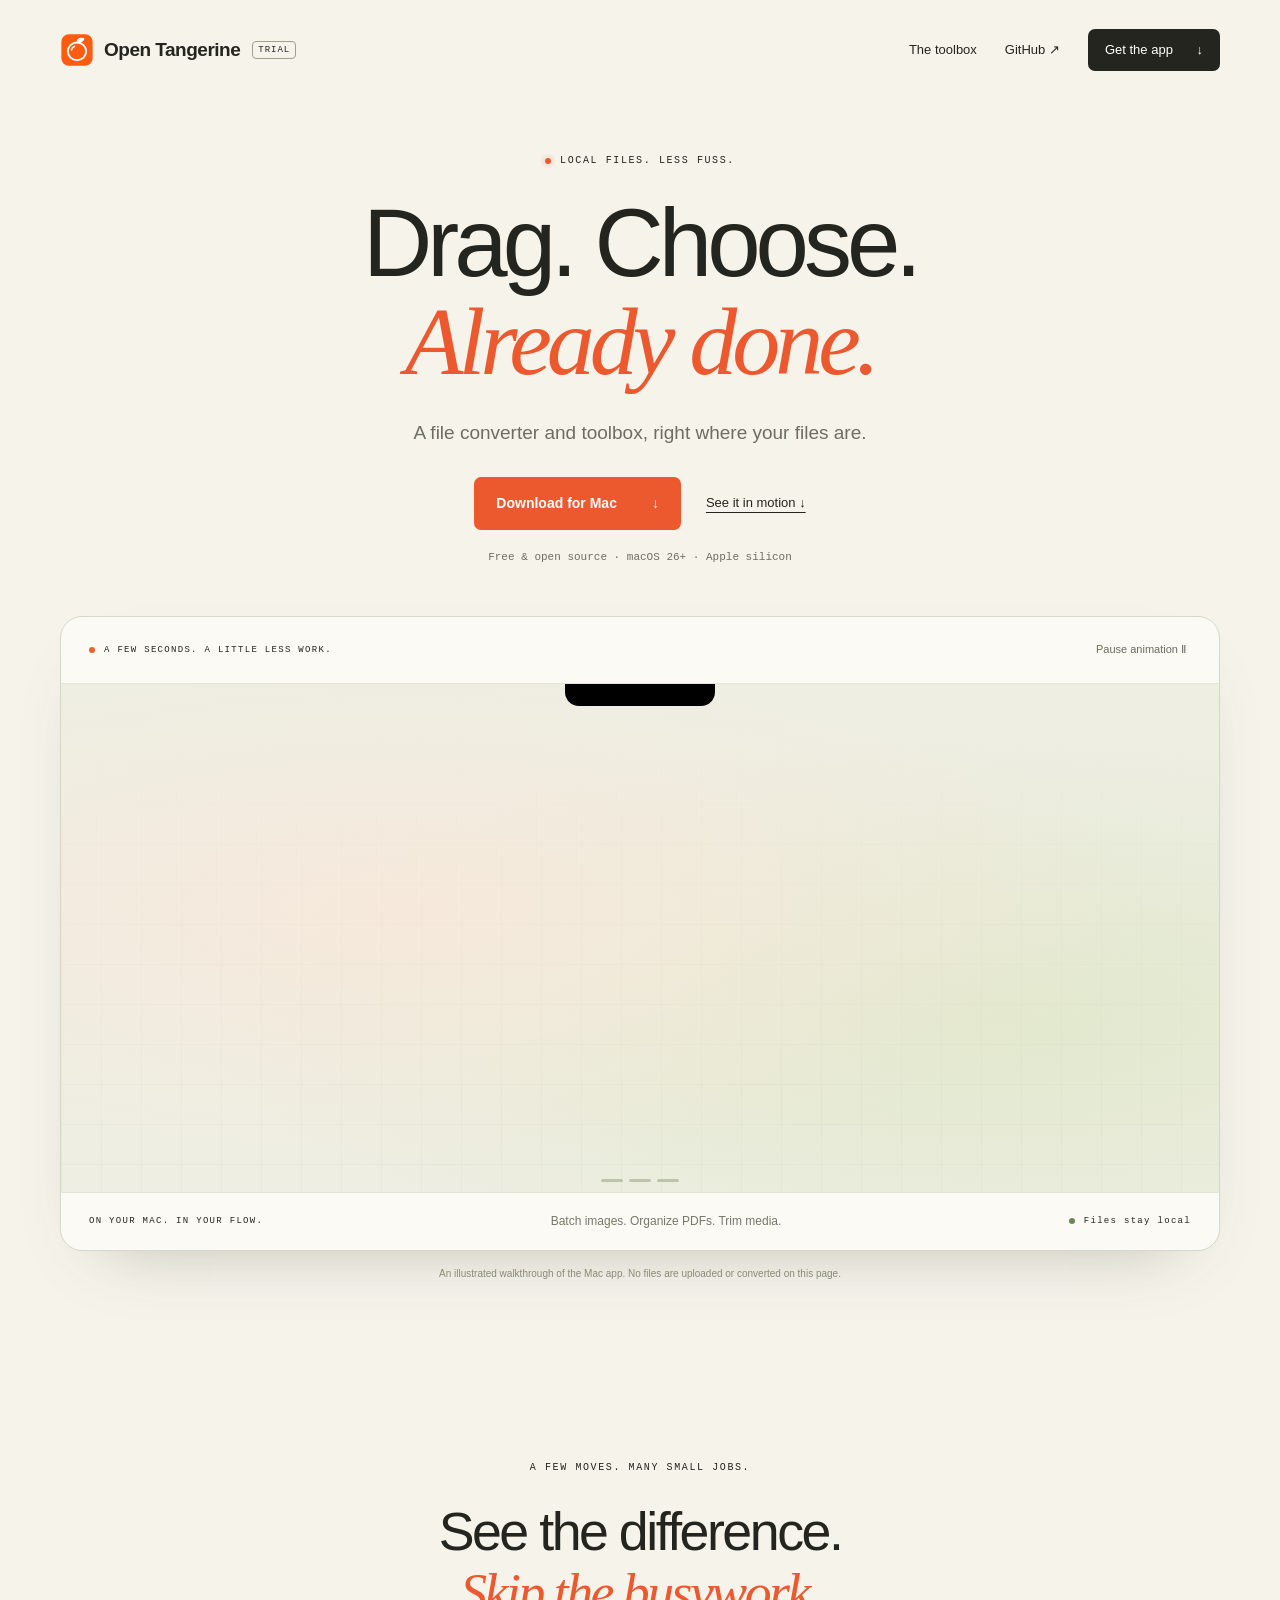
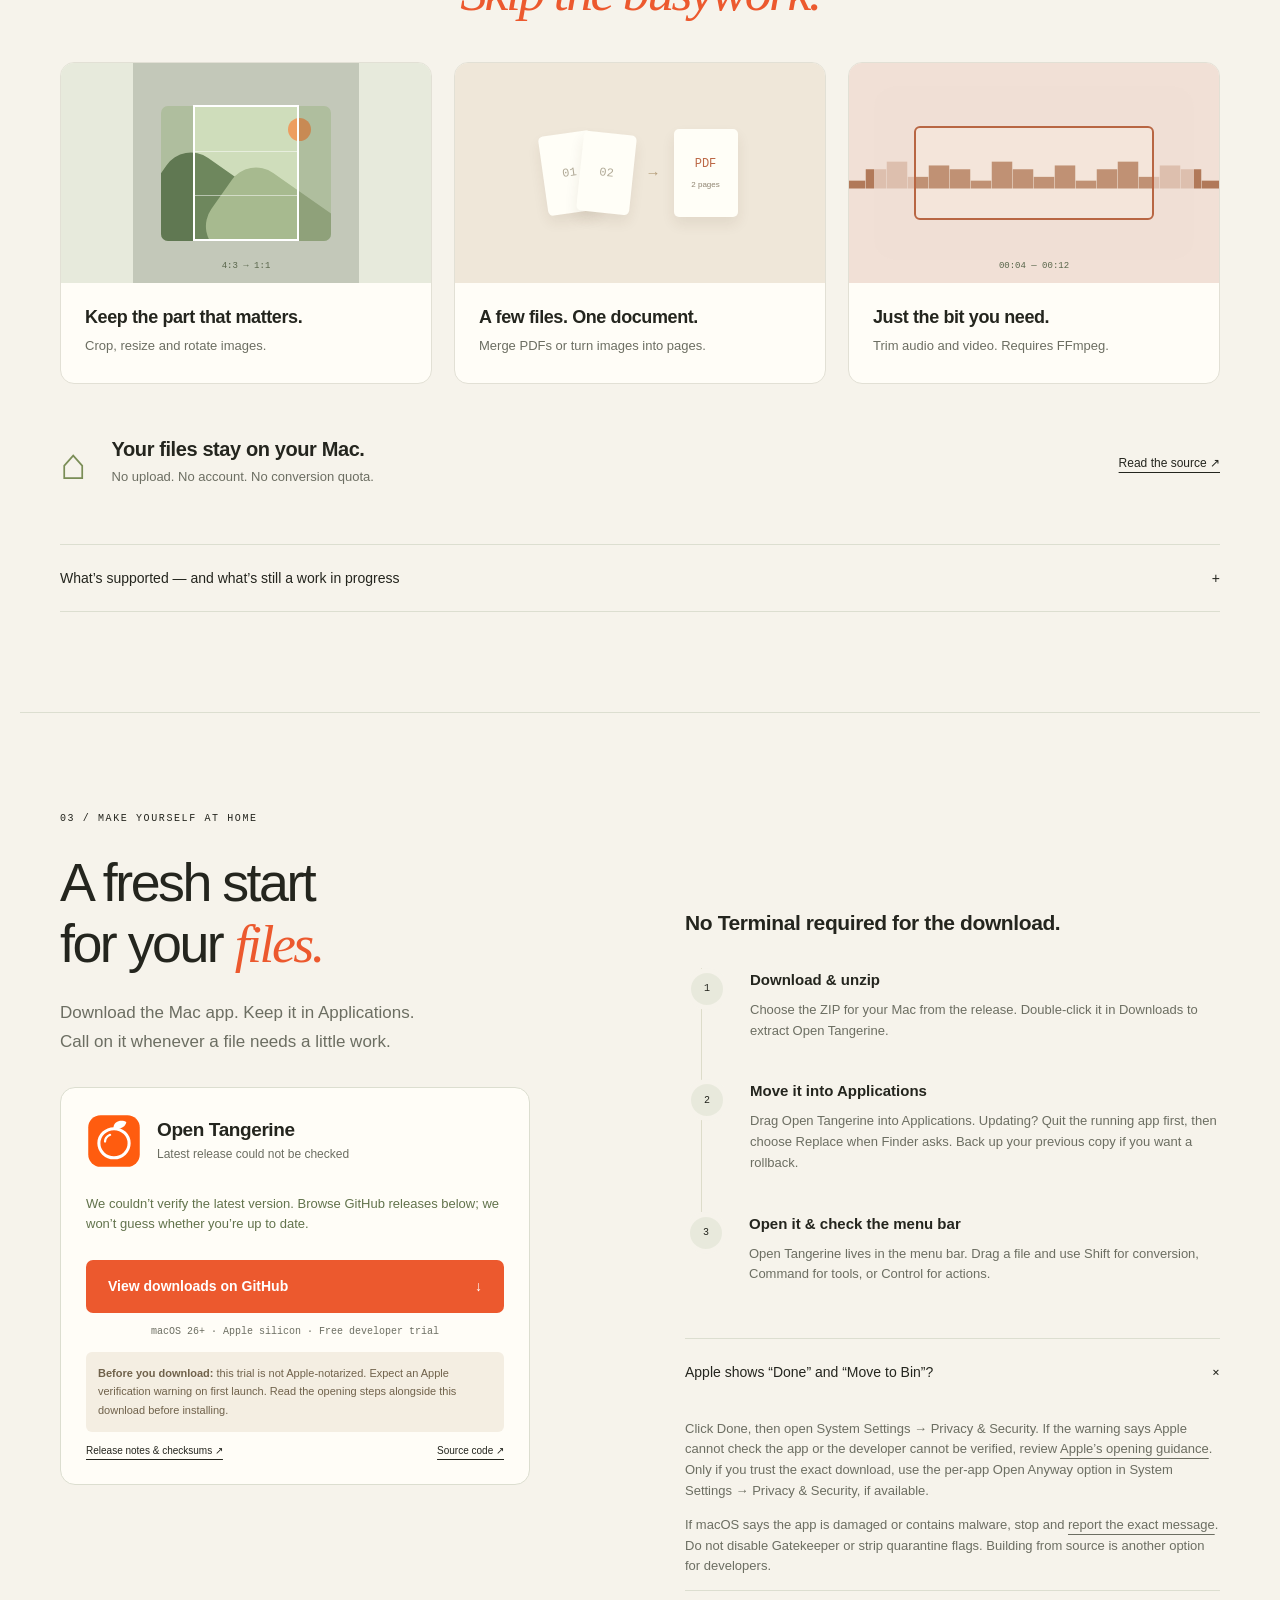
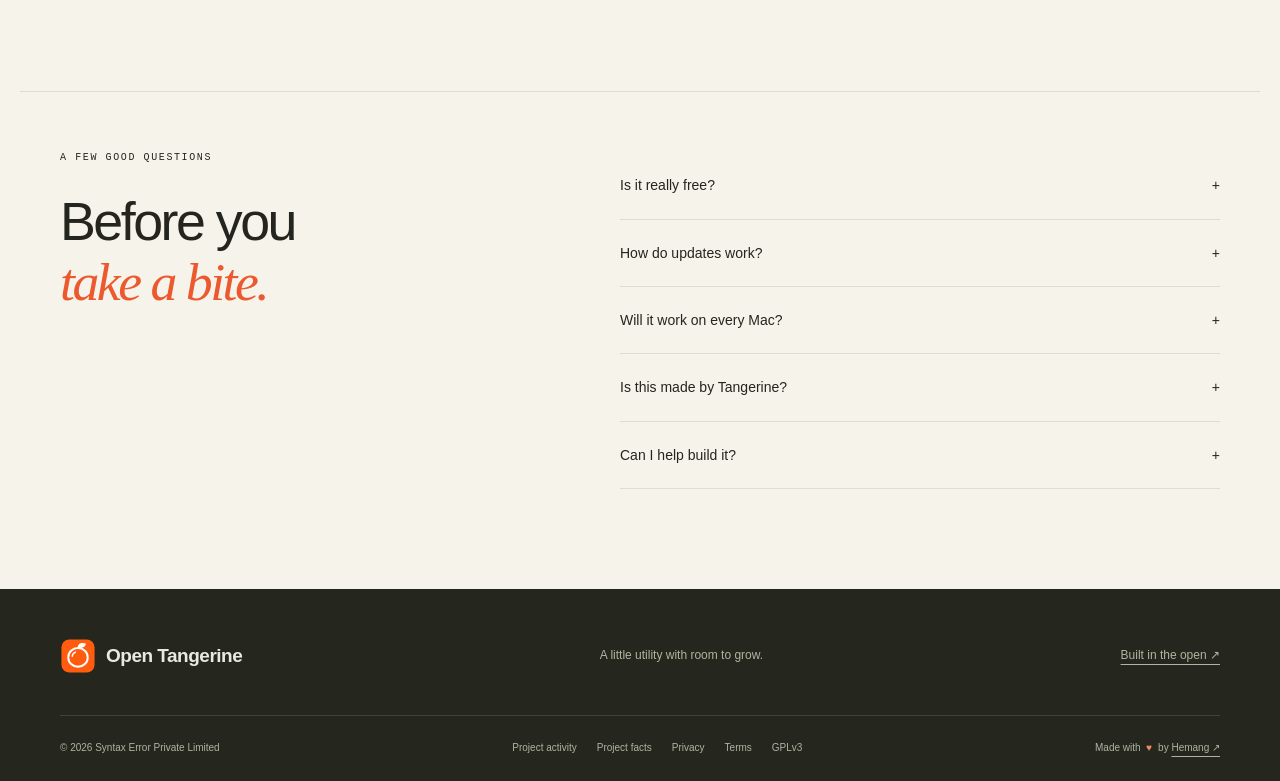
<file: docs/index.html>
<!doctype html>
<html lang="en"><head><meta charset="utf-8"><meta name="viewport" content="width=device-width,initial-scale=1"><meta name="theme-color" content="#f6f3eb"><title>Open Tangerine — Free, open-source Mac file converter</title><link rel="icon" href="assets/logo.svg"><link rel="stylesheet" href="assets/style.css?v=015"><script src="assets/version.js" defer></script><script src="assets/site.js?v=015" defer></script><script src="assets/demo.js?v=017" defer></script><link rel="stylesheet" href="assets/walkthrough.css?v=017"><meta name="description" content="Free, open-source macOS file converter and toolbox. Convert images, work with PDFs, edit media and manage files locally. Download the developer trial."><meta name="robots" content="index,follow,max-image-preview:large"><link rel="canonical" href="https://sintaxerrorpvtltd.github.io/Open-Tangerine/"><link rel="sitemap" type="application/xml" href="https://sintaxerrorpvtltd.github.io/Open-Tangerine/sitemap.xml"><meta name="referrer" content="strict-origin-when-cross-origin"><meta property="og:type" content="website"><meta property="og:site_name" content="Open Tangerine"><meta property="og:locale" content="en_US"><meta property="og:title" content="Open Tangerine — Free, open-source Mac file converter"><meta property="og:description" content="Free, open-source macOS file converter and toolbox. Convert images, work with PDFs, edit media and manage files locally. Download the developer trial."><meta property="og:url" content="https://sintaxerrorpvtltd.github.io/Open-Tangerine/"><meta property="og:image" content="https://sintaxerrorpvtltd.github.io/Open-Tangerine/assets/social-icon.png"><meta property="og:image:width" content="512"><meta property="og:image:height" content="512"><meta property="og:image:alt" content="Open Tangerine orange app icon"><meta name="twitter:card" content="summary"><meta name="twitter:title" content="Open Tangerine — Free, open-source Mac file converter"><meta name="twitter:description" content="Free, open-source macOS file converter and toolbox. Convert images, work with PDFs, edit media and manage files locally. Download the developer trial."><meta name="twitter:image" content="https://sintaxerrorpvtltd.github.io/Open-Tangerine/assets/social-icon.png"><script type="application/ld+json">{"@context": "https://schema.org", "@graph": [{"@type": "Organization", "@id": "https://sintaxerrorpvtltd.github.io/Open-Tangerine/#organization", "name": "Syntax Error Private Limited", "url": "https://sintaxerrorpvtltd.github.io/Open-Tangerine/", "logo": "https://sintaxerrorpvtltd.github.io/Open-Tangerine/assets/social-icon.png"}, {"@type": "WebSite", "@id": "https://sintaxerrorpvtltd.github.io/Open-Tangerine/#website", "name": "Open Tangerine", "url": "https://sintaxerrorpvtltd.github.io/Open-Tangerine/", "publisher": {"@id": "https://sintaxerrorpvtltd.github.io/Open-Tangerine/#organization"}, "inLanguage": "en"}, {"@type": ["SoftwareApplication", "SoftwareSourceCode"], "@id": "https://sintaxerrorpvtltd.github.io/Open-Tangerine/#app", "name": "Open Tangerine", "url": "https://sintaxerrorpvtltd.github.io/Open-Tangerine/", "description": "Free, open-source macOS file converter and toolbox. Convert images, work with PDFs, edit media and manage files locally. Download the developer trial.", "applicationCategory": "UtilitiesApplication", "operatingSystem": "macOS 26 or later (Apple silicon trial)", "isAccessibleForFree": true, "license": "https://www.gnu.org/licenses/gpl-3.0.html", "codeRepository": "https://github.com/sintaxerrorpvtltd/Open-Tangerine", "programmingLanguage": "Swift", "downloadUrl": "https://github.com/sintaxerrorpvtltd/Open-Tangerine/releases", "publisher": {"@id": "https://sintaxerrorpvtltd.github.io/Open-Tangerine/#organization"}, "offers": {"@type": "Offer", "price": "0", "priceCurrency": "USD"}, "softwareRequirements": "Optional FFmpeg for many media operations", "featureList": ["Local file processing", "Image conversion and editing", "PDF merge and split", "Audio and video tools", "Manual updates via GitHub"]}]}</script><link rel="stylesheet" href="assets/analytics.css?v=1"><script src="assets/analytics.js?v=2" defer></script></head>
<body><a class="skip" href="#main">Skip to content</a><header class="nav wrap"><a class="brand" href="./"><img src="assets/logo.svg" width="34" height="34" alt="">Open Tangerine<span class="beta">TRIAL</span></a><nav aria-label="Main"><a href="#features">The toolbox</a><a href="https://github.com/sintaxerrorpvtltd/Open-Tangerine">GitHub ↗</a><a class="small-button" href="#download">Get the app <span>↓</span></a></nav></header>
<main id="main"><section class="hero wrap"><div class="hero-copy"><p class="eyebrow"><span class="dot"></span> LOCAL FILES. LESS FUSS.</p><h1>Drag. Choose.<br><em>Already done.</em></h1><p class="intro">A file converter and toolbox, right where your files are.</p><div class="actions"><a class="button orange" href="#download">Download for Mac <span>↓</span></a><a class="text-link" href="#playground">See it in motion ↓</a></div><p class="micro">Free & open source · macOS 26+ · Apple silicon</p></div></section>
<section class="wrap motion-section" id="playground" aria-label="How Open Tangerine works">
<div class="product-film" data-paused="false" data-suspended="false">
<div class="film-top"><span><i></i> A FEW SECONDS. A LITTLE LESS WORK.</span><button id="motion-toggle" type="button" aria-pressed="false" aria-label="Pause animation">Pause animation <span aria-hidden="true">Ⅱ</span></button></div>
<div class="film-screen" aria-hidden="true">
<div class="film-grid"></div><div class="film-notch"><img src="assets/logo.svg" alt=""><span>All done.</span></div>
<div class="motion-scene scene-batch">
<div class="scene-copy"><span>01 / CONVERT TOGETHER</span><h2>Four files.<br><em>One move.</em></h2></div>
<div class="film-input file-stack"><div class="art-card back-three"></div><div class="art-card back-two"></div><div class="art-card back-one"></div><div class="art-card photo-card"><div class="mini-landscape"><i></i></div><b>weekend.png</b><small>PNG IMAGE</small></div><span class="file-count">4 files selected</span></div>
<div class="film-dial"><span class="dial-format format-top selected">JPEG</span><span class="dial-format format-left">PNG</span><span class="dial-format format-right">WebP</span><span class="dial-format format-bottom">PDF</span><div class="dial-core"><img src="assets/logo.svg" alt=""></div></div>
<div class="film-output file-stack"><div class="art-card back-two"></div><div class="art-card back-one"></div><div class="art-card photo-card"><div class="mini-landscape"><i></i><span class="done-tick">✓</span></div><b>weekend.jpg</b><small>JPEG IMAGE</small></div><span class="file-count ready-count">4 JPEGs ready</span></div>
<svg class="film-cursor" viewBox="0 0 28 36"><path d="M3 2L24 22L15 23L20 33L15 35L10 25L3 31Z" fill="#252720" stroke="white" stroke-width="2"/></svg>
<div class="film-shortcut"><kbd>⇧ Shift</kbd><span>Drag your selection. Choose JPEG.</span></div><div class="film-benefit">Originals kept. New files beside them.</div>
</div>
<div class="motion-scene scene-pdf">
<div class="scene-copy"><span>02 / BRING IT TOGETHER</span><h2>Less scattered.<br><em>More sorted.</em></h2></div>
<div class="film-input paper-pair"><div class="paper-sheet sheet-back"><b>02</b><i></i><i></i><i></i><small>ideas.pdf</small></div><div class="paper-sheet"><b>01</b><i></i><i></i><i></i><small>notes.pdf</small></div></div>
<div class="film-dial merge-dial"><span class="merge-label">Merge PDFs</span><div class="dial-core"><img src="assets/logo.svg" alt=""></div><span class="merge-plus">+</span></div>
<div class="film-output"><div class="paper-sheet combined-sheet"><b>01—02</b><i></i><i></i><i></i><span class="done-tick">✓</span><small>combined.pdf</small></div><span class="file-count ready-count">One tidy document</span></div>
<svg class="film-cursor" viewBox="0 0 28 36"><path d="M3 2L24 22L15 23L20 33L15 35L10 25L3 31Z" fill="#252720" stroke="white" stroke-width="2"/></svg>
<div class="film-shortcut"><kbd>⌘ Command</kbd><span>Choose your PDFs. Merge the pages.</span></div><div class="film-benefit">A smaller to-do list. The same original files.</div>
</div>
<div class="motion-scene scene-trim">
<div class="scene-copy"><span>03 / KEEP THE GOOD PART</span><h2>Find your moment.<br><em>Leave the rest.</em></h2></div>
<div class="film-timeline"><div class="timeline-title"><span><i></i> weekend-clip.mp4</span><span>00:16</span></div><div class="film-wave"><i style="--h:22%"></i><i style="--h:62%"></i><i style="--h:33%"></i><i style="--h:85%"></i><i style="--h:68%"></i><i style="--h:57%"></i><i style="--h:52%"></i><i style="--h:53%"></i><i style="--h:60%"></i><i style="--h:73%"></i><i style="--h:92%"></i><i style="--h:42%"></i><i style="--h:73%"></i><i style="--h:35%"></i><i style="--h:78%"></i><i style="--h:52%"></i><i style="--h:32%"></i><i style="--h:93%"></i><i style="--h:85%"></i><i style="--h:83%"></i><i style="--h:87%"></i><i style="--h:22%"></i><i style="--h:38%"></i><i style="--h:60%"></i><i style="--h:88%"></i><i style="--h:47%"></i><i style="--h:87%"></i><i style="--h:58%"></i><i style="--h:35%"></i><i style="--h:93%"></i><i style="--h:82%"></i><i style="--h:77%"></i><i style="--h:78%"></i><i style="--h:85%"></i><i style="--h:23%"></i><i style="--h:42%"></i><i style="--h:67%"></i><i style="--h:23%"></i><i style="--h:60%"></i><i style="--h:28%"></i><i style="--h:77%"></i><i style="--h:57%"></i><i style="--h:43%"></i><i style="--h:35%"></i><i style="--h:33%"></i><i style="--h:37%"></i><i style="--h:47%"></i><i style="--h:63%"></i><i style="--h:85%"></i><i style="--h:38%"></i><i style="--h:72%"></i><i style="--h:37%"></i><i style="--h:83%"></i><i style="--h:60%"></i><i style="--h:43%"></i><i style="--h:32%"></i><i style="--h:27%"></i><i style="--h:28%"></i><i style="--h:35%"></i><i style="--h:48%"></i><i style="--h:67%"></i><i style="--h:92%"></i><i style="--h:48%"></i><i style="--h:85%"></i></div><div class="trim-window"><span></span><span></span></div><div class="trim-time">00:04 — 00:12</div></div>
<div class="clip-result"><span class="clip-play">▶</span><div><b>Just the part you wanted.</b><small>New clip saved · Original kept</small></div><span class="done-tick">✓</span></div>
<div class="film-shortcut"><kbd>⌘ Command</kbd><span>Open Trim. Pick a range. Save a copy.</span></div><div class="film-benefit">Audio & video tools. FFmpeg required.</div>
</div>
<div class="film-progress"><i></i><i></i><i></i></div>
</div>
<div class="film-bottom"><span>ON YOUR MAC. IN YOUR FLOW.</span><p>Batch images. Organize PDFs. Trim media.</p><span class="film-local"><i></i> Files stay local</span></div>
</div><p class="film-caption">An illustrated walkthrough of the Mac app. No files are uploaded or converted on this page.</p>
</section>
<section class="wrap section" id="features"><div class="section-heading"><p class="eyebrow">A FEW MOVES. MANY SMALL JOBS.</p><h2>See the difference.<br><em>Skip the busywork.</em></h2></div>
<div class="visual-tools"><article><div class="tool-preview crop-preview"><div class="landscape"><i></i></div><div class="crop-frame"></div><span>4:3 → 1:1</span></div><h3>Keep the part that matters.</h3><p>Crop, resize and rotate images.</p></article><article><div class="tool-preview merge-preview"><span class="mini-page">01</span><span class="mini-page">02</span><span class="merge-arrow">→</span><span class="mini-page merged">PDF<br><small>2 pages</small></span></div><h3>A few files. One document.</h3><p>Merge PDFs or turn images into pages.</p></article><article><div class="tool-preview trim-preview"><div class="timeline-wave">▂▅▇▃▆▅▂▇▅▃▆▂▅▇▃▆▅▂</div><div class="trim-selection"></div><span>00:04 — 00:12</span></div><h3>Just the bit you need.</h3><p>Trim audio and video. Requires FFmpeg.</p></article></div>
<div class="local-strip"><span class="local-symbol">⌂</span><div><h3>Your files stay on your Mac.</h3><p>No upload. No account. No conversion quota.</p></div><a href="https://github.com/sintaxerrorpvtltd/Open-Tangerine">Read the source ↗</a></div>
<details class="coverage"><summary>What’s supported — and what’s still a work in progress <span>+</span></summary><div><p><b>Images:</b> PNG, JPEG, HEIC, TIFF, BMP, WebP, AVIF and SVG input routes. Select several files and convert them together to a common destination format. Availability depends on the destination codec. PNG → HEIC has been confirmed in the normal Mac app. WebP has a built-in lossless fallback; AVIF depends on an available codec.</p><p><b>PDF & text:</b> merge, split, page organization, text/image extraction, text-to-PDF and some DOCX routes. No universal Office converter or OCR.</p><p><b>Media & subtitles:</b> audio/video conversion and editing; SRT, VTT and text. Many routes need a separately installed FFmpeg. Codec support varies.</p><p><b>Limits:</b> native image loading is limited to 100 MB and 40 megapixels. Archive conversion is disabled. Background framing does not remove backgrounds. Redaction and metadata tools are not certified anonymization tools. Not every route has been tested end to end.</p><a href="https://github.com/sintaxerrorpvtltd/Open-Tangerine#features-in-this-trial">Read the complete feature list ↗</a></div></details></section>
<section class="wrap section download" id="download"><div><p class="eyebrow">03 / MAKE YOURSELF AT HOME</p><h2>A fresh start<br>for your <em>files.</em></h2><p class="intro">Download the Mac app. Keep it in Applications.<br>Call on it whenever a file needs a little work.</p><div class="download-card"><div class="download-title"><img src="assets/logo.svg" alt="" width="56" height="56"><div><h3>Open Tangerine</h3><p id="release-label">Checking the latest release…</p></div></div><p id="version-status" role="status">You can also browse all releases on GitHub.</p><a class="button orange download-link" id="download-link" href="https://github.com/sintaxerrorpvtltd/Open-Tangerine/releases">View downloads on GitHub <span>↓</span></a><p class="micro">macOS 26+ · Apple silicon · Free developer trial</p><p class="notice"><b>Before you download:</b> this trial is not Apple-notarized. Expect an Apple verification warning on first launch. Read the opening steps alongside this download before installing.</p><div class="download-links"><a href="https://github.com/sintaxerrorpvtltd/Open-Tangerine/releases" id="release-notes">Release notes & checksums ↗</a><a href="https://github.com/sintaxerrorpvtltd/Open-Tangerine">Source code ↗</a></div></div></div>
<div class="installation"><h3>No Terminal required for the download.</h3><ol><li><b>Download & unzip</b><p>Choose the ZIP for your Mac from the release. Double-click it in Downloads to extract Open Tangerine.</p></li><li><b>Move it into Applications</b><p>Drag Open Tangerine into Applications. Updating? Quit the running app first, then choose Replace when Finder asks. Back up your previous copy if you want a rollback.</p></li><li><b>Open it & check the menu bar</b><p>Open Tangerine lives in the menu bar. Drag a file and use Shift for conversion, Command for tools, or Control for actions.</p></li></ol><details open><summary>Apple shows “Done” and “Move to Bin”? <span>+</span></summary><p>Click Done, then open System Settings → Privacy &amp; Security. If the warning says Apple cannot check the app or the developer cannot be verified, review <a href="https://support.apple.com/en-in/102445">Apple’s opening guidance</a>. Only if you trust the exact download, use the per-app Open Anyway option in System Settings → Privacy & Security, if available.</p><p>If macOS says the app is damaged or contains malware, stop and <a href="https://github.com/sintaxerrorpvtltd/Open-Tangerine/issues">report the exact message</a>. Do not disable Gatekeeper or strip quarantine flags. Building from source is another option for developers.</p></details></div></section>
<section class="wrap faq section"><div><p class="eyebrow">A FEW GOOD QUESTIONS</p><h2>Before you<br><em>take a bite.</em></h2></div><div><details><summary>Is it really free? <span>+</span></summary><p>Yes. Open Tangerine has no account, subscription or conversion quota. Its source is licensed under GPL-3.0-only. Optional third-party tools have their own licenses.</p></details><details><summary>How do updates work? <span>+</span></summary><p>The app checks GitHub for a published release and opens this download page with your app version. This page tells you whether a newer version is available. Download it, quit the old app and replace it manually. It does not silently install anything.</p></details><details><summary>Will it work on every Mac? <span>+</span></summary><p>This trial targets macOS 26 or later on Apple silicon. Intel Macs are not currently verified. Some tools depend on optional FFmpeg and available codecs.</p></details><details><summary>Is this made by Tangerine? <span>+</span></summary><p>No. Open Tangerine is an independent project by Syntax Error Private Limited, with its own artwork. It builds on Satsuma with the original MIT attribution preserved.</p></details><details><summary>Can I help build it? <span>+</span></summary><p>Please do. Report a reproducible issue or propose a focused improvement on <a href="https://github.com/sintaxerrorpvtltd/Open-Tangerine">GitHub</a>. Avoid uploading private files to public issues.</p></details></div></section>
</main><footer><div class="wrap"><div class="footer-top"><a class="brand" href="./"><img src="assets/logo.svg" width="36" height="36" alt="">Open Tangerine</a><p>A little utility with room to grow.</p><a href="https://github.com/sintaxerrorpvtltd/Open-Tangerine">Built in the open ↗</a></div><div class="footer-bottom"><span>© 2026 Syntax Error Private Limited</span><nav aria-label="Legal"><a href="stats.html">Project activity</a><a href="llms.txt">Project facts</a><a href="privacy.html">Privacy</a><a href="terms.html">Terms</a><a href="https://github.com/sintaxerrorpvtltd/Open-Tangerine/blob/main/LICENSE">GPLv3</a></nav><span>Made with <span class="heart" aria-label="love">♥</span> by <a href="https://www.instagram.com/hemaangg/">Hemang ↗</a></span></div></div></footer></body></html>
</file>
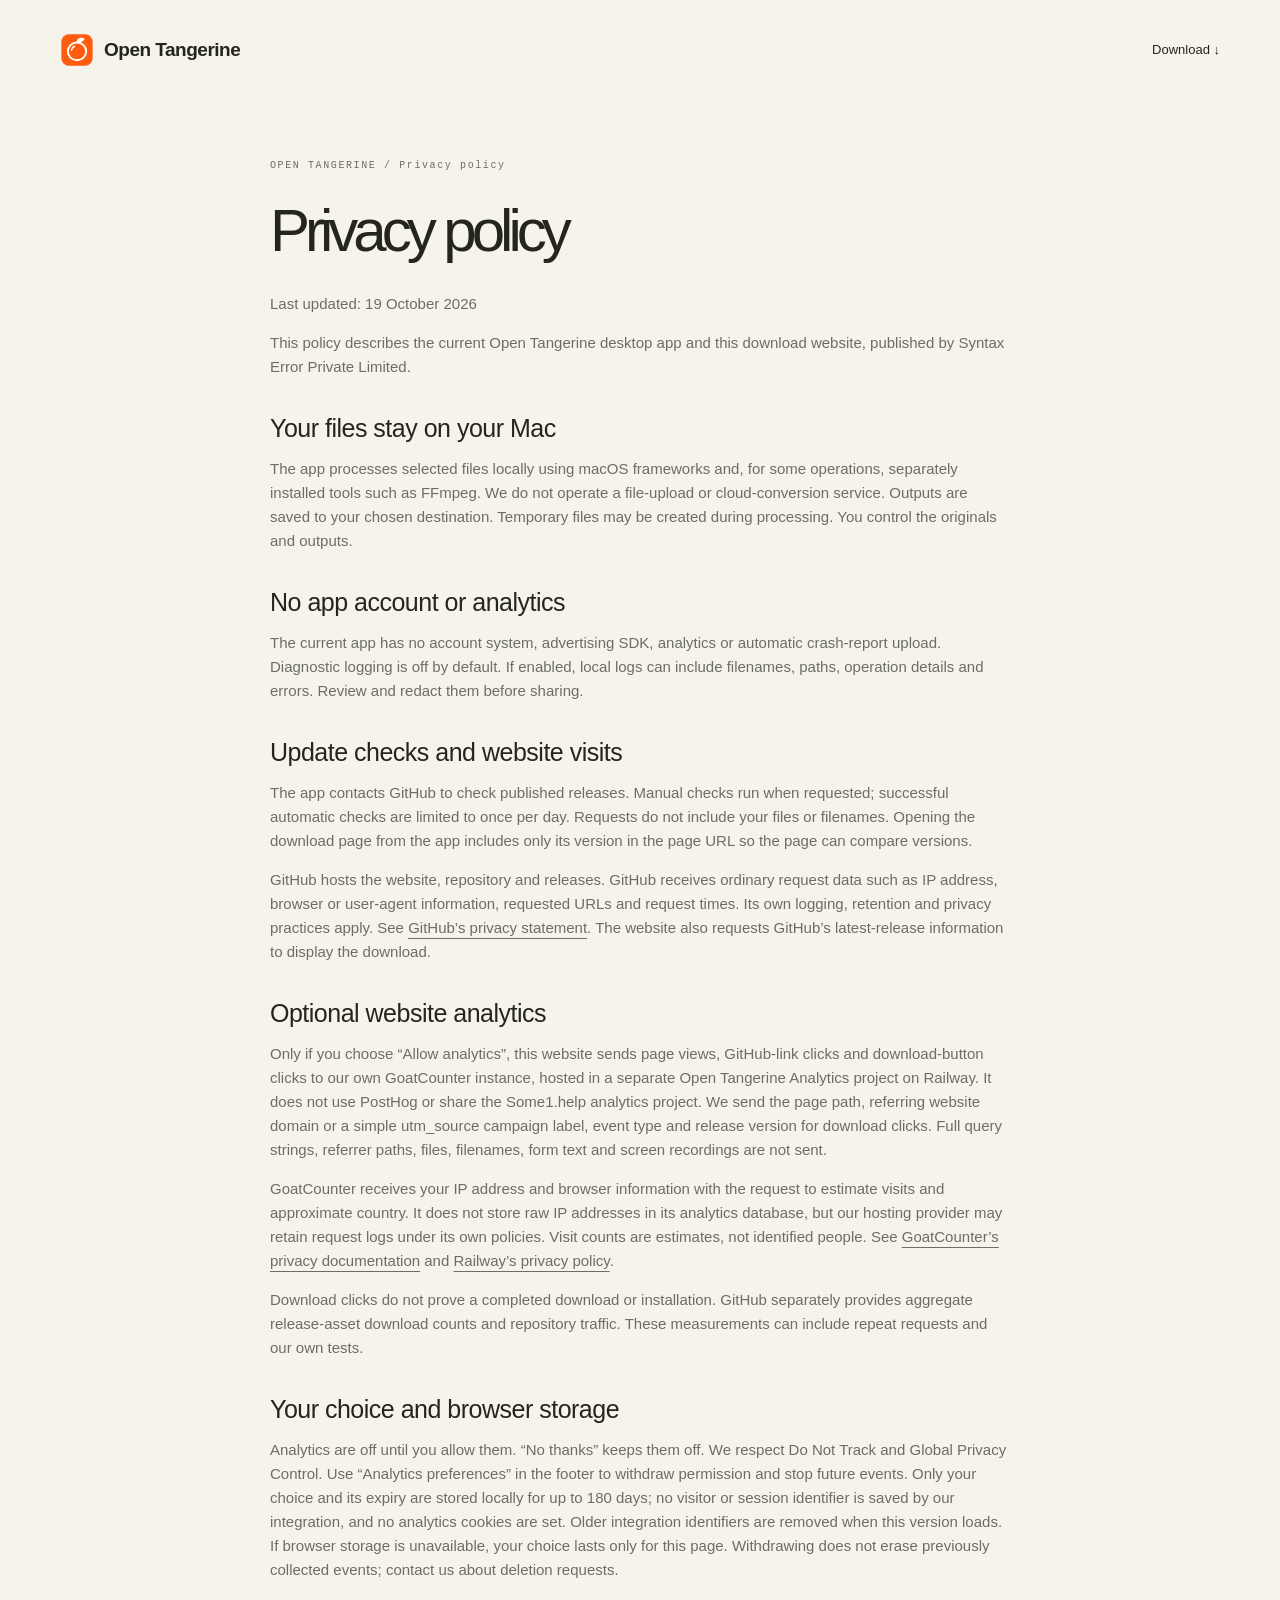
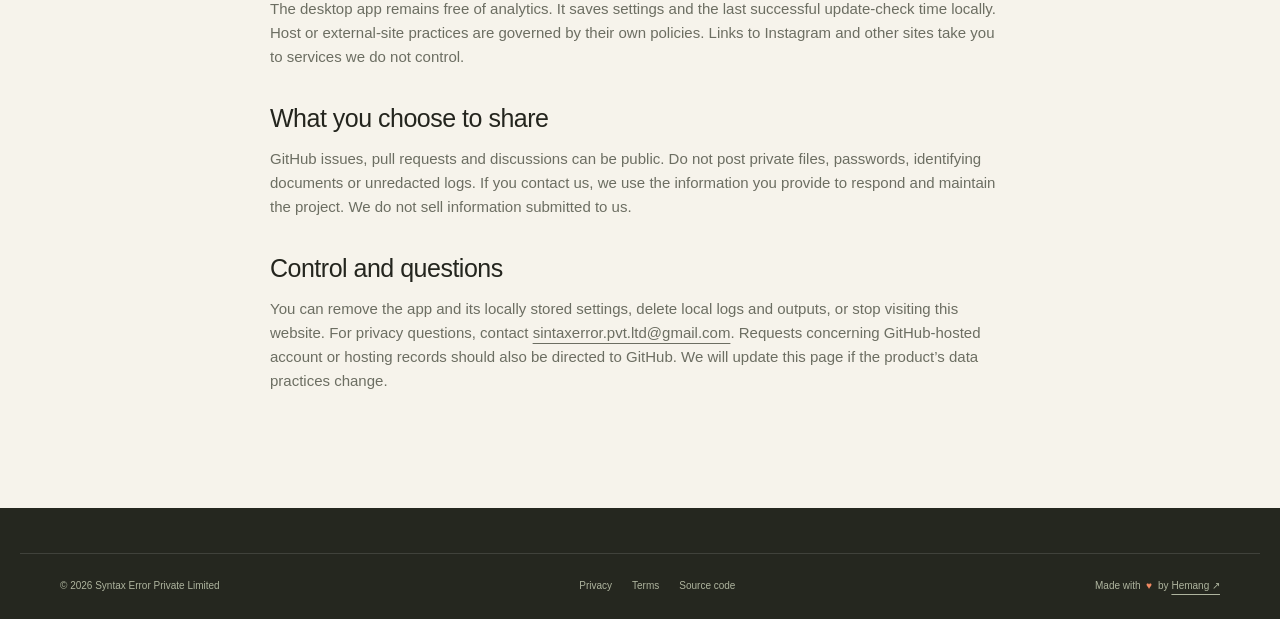
<file: docs/privacy.html>
<!doctype html><html lang="en"><head><meta charset="utf-8"><meta name="viewport" content="width=device-width,initial-scale=1"><title>Privacy policy — Open Tangerine</title><link rel="icon" href="assets/logo.svg"><link rel="stylesheet" href="assets/style.css"><meta name="description" content="How Open Tangerine processes files locally, checks releases on GitHub and handles website visits and diagnostic logs."><meta name="robots" content="index,follow,max-image-preview:large"><link rel="canonical" href="https://sintaxerrorpvtltd.github.io/Open-Tangerine/privacy.html"><link rel="sitemap" type="application/xml" href="https://sintaxerrorpvtltd.github.io/Open-Tangerine/sitemap.xml"><meta name="referrer" content="strict-origin-when-cross-origin"><meta property="og:type" content="website"><meta property="og:site_name" content="Open Tangerine"><meta property="og:locale" content="en_US"><meta property="og:title" content="Privacy policy — Open Tangerine"><meta property="og:description" content="How Open Tangerine processes files locally, checks releases on GitHub and handles website visits and diagnostic logs."><meta property="og:url" content="https://sintaxerrorpvtltd.github.io/Open-Tangerine/privacy.html"><meta property="og:image" content="https://sintaxerrorpvtltd.github.io/Open-Tangerine/assets/social-icon.png"><meta property="og:image:width" content="512"><meta property="og:image:height" content="512"><meta property="og:image:alt" content="Open Tangerine orange app icon"><meta name="twitter:card" content="summary"><meta name="twitter:title" content="Privacy policy — Open Tangerine"><meta name="twitter:description" content="How Open Tangerine processes files locally, checks releases on GitHub and handles website visits and diagnostic logs."><meta name="twitter:image" content="https://sintaxerrorpvtltd.github.io/Open-Tangerine/assets/social-icon.png"><link rel="stylesheet" href="assets/analytics.css?v=1"><script src="assets/analytics.js?v=2" defer></script></head><body><header class="nav wrap"><a class="brand" href="./"><img src="assets/logo.svg" width="34" height="34" alt="">Open Tangerine</a><nav><a href="./#download">Download ↓</a></nav></header><main class="legal wrap"><p class="eyebrow">OPEN TANGERINE / Privacy policy</p><h1>Privacy policy</h1><p>Last updated: 19 October 2026</p><p>This policy describes the current Open Tangerine desktop app and this download website, published by Syntax Error Private Limited.</p><h2>Your files stay on your Mac</h2><p>The app processes selected files locally using macOS frameworks and, for some operations, separately installed tools such as FFmpeg. We do not operate a file-upload or cloud-conversion service. Outputs are saved to your chosen destination. Temporary files may be created during processing. You control the originals and outputs.</p><h2>No app account or analytics</h2><p>The current app has no account system, advertising SDK, analytics or automatic crash-report upload. Diagnostic logging is off by default. If enabled, local logs can include filenames, paths, operation details and errors. Review and redact them before sharing.</p><h2>Update checks and website visits</h2><p>The app contacts GitHub to check published releases. Manual checks run when requested; successful automatic checks are limited to once per day. Requests do not include your files or filenames. Opening the download page from the app includes only its version in the page URL so the page can compare versions.</p><p>GitHub hosts the website, repository and releases. GitHub receives ordinary request data such as IP address, browser or user-agent information, requested URLs and request times. Its own logging, retention and privacy practices apply. See <a href="https://docs.github.com/en/site-policy/privacy-policies/github-general-privacy-statement">GitHub’s privacy statement</a>. The website also requests GitHub’s latest-release information to display the download.</p><h2>Optional website analytics</h2><p>Only if you choose “Allow analytics”, this website sends page views, GitHub-link clicks and download-button clicks to our own GoatCounter instance, hosted in a separate Open Tangerine Analytics project on Railway. It does not use PostHog or share the Some1.help analytics project. We send the page path, referring website domain or a simple utm_source campaign label, event type and release version for download clicks. Full query strings, referrer paths, files, filenames, form text and screen recordings are not sent.</p><p>GoatCounter receives your IP address and browser information with the request to estimate visits and approximate country. It does not store raw IP addresses in its analytics database, but our hosting provider may retain request logs under its own policies. Visit counts are estimates, not identified people. See <a href="https://www.goatcounter.com/help/privacy">GoatCounter’s privacy documentation</a> and <a href="https://railway.com/legal/privacy">Railway’s privacy policy</a>.</p><p>Download clicks do not prove a completed download or installation. GitHub separately provides aggregate release-asset download counts and repository traffic. These measurements can include repeat requests and our own tests.</p><h2>Your choice and browser storage</h2><p>Analytics are off until you allow them. “No thanks” keeps them off. We respect Do Not Track and Global Privacy Control. Use “Analytics preferences” in the footer to withdraw permission and stop future events. Only your choice and its expiry are stored locally for up to 180 days; no visitor or session identifier is saved by our integration, and no analytics cookies are set. Older integration identifiers are removed when this version loads. If browser storage is unavailable, your choice lasts only for this page. Withdrawing does not erase previously collected events; contact us about deletion requests.</p><p>The desktop app remains free of analytics. It saves settings and the last successful update-check time locally. Host or external-site practices are governed by their own policies. Links to Instagram and other sites take you to services we do not control.</p><h2>What you choose to share</h2><p>GitHub issues, pull requests and discussions can be public. Do not post private files, passwords, identifying documents or unredacted logs. If you contact us, we use the information you provide to respond and maintain the project. We do not sell information submitted to us.</p><h2>Control and questions</h2><p>You can remove the app and its locally stored settings, delete local logs and outputs, or stop visiting this website. For privacy questions, contact <a href="mailto:sintaxerror.pvt.ltd@gmail.com">sintaxerror.pvt.ltd@gmail.com</a>. Requests concerning GitHub-hosted account or hosting records should also be directed to GitHub. We will update this page if the product’s data practices change.</p></main><footer><div class="wrap footer-bottom"><span>© 2026 Syntax Error Private Limited</span><nav aria-label="Legal"><a href="privacy.html">Privacy</a><a href="terms.html">Terms</a><a href="https://github.com/sintaxerrorpvtltd/Open-Tangerine">Source code</a></nav><span>Made with <span class="heart" aria-label="love">♥</span> by <a href="https://www.instagram.com/hemaangg/">Hemang ↗</a></span></div></footer></body></html>
</file>
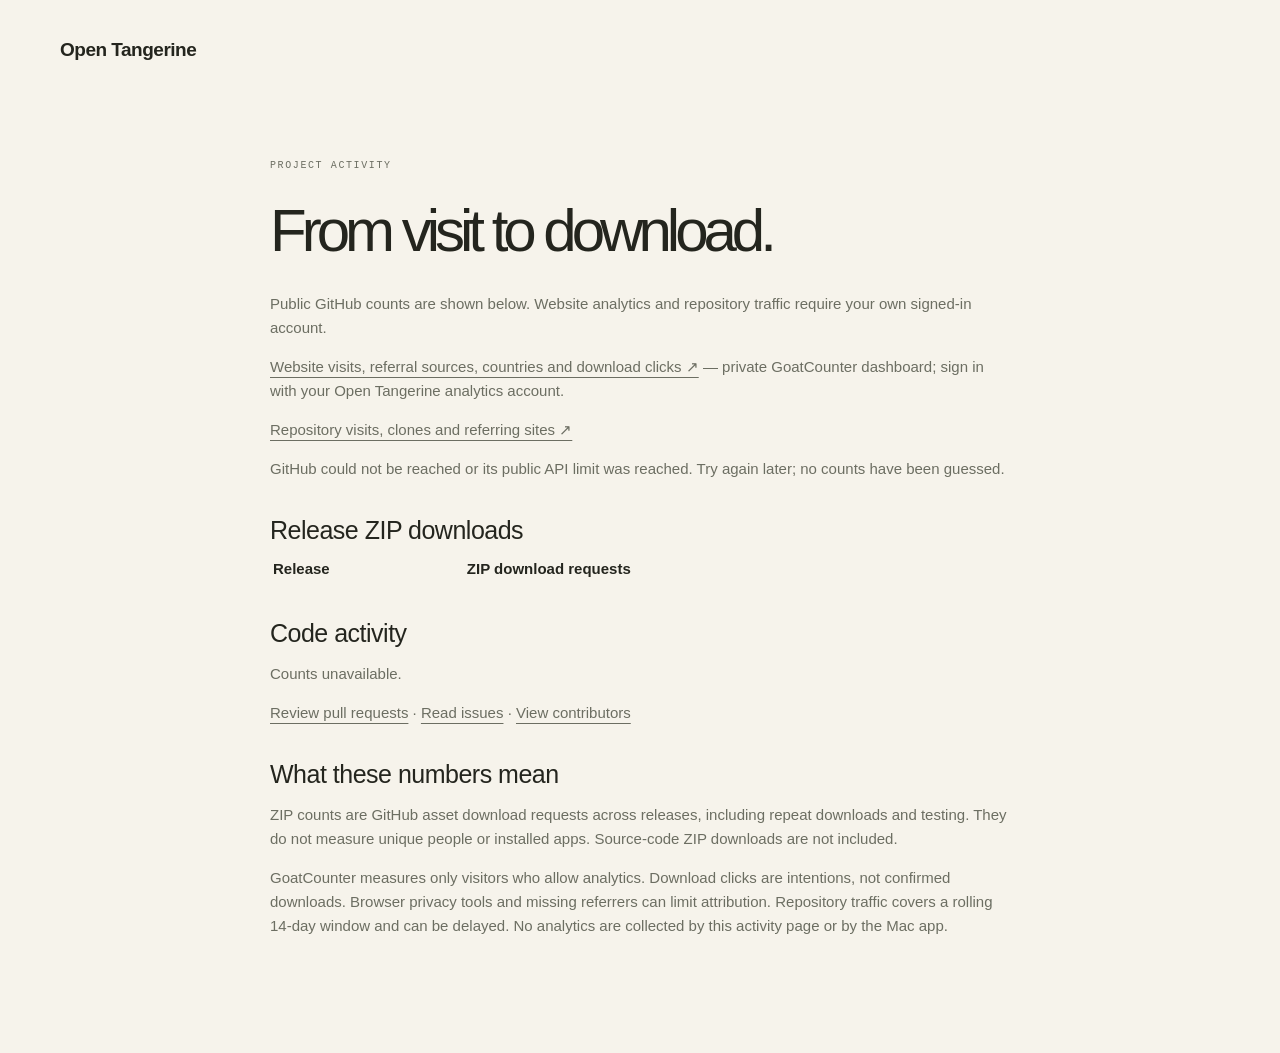
<file: docs/stats.html>
<!doctype html><html lang="en"><head><meta charset="utf-8"><meta name="viewport" content="width=device-width,initial-scale=1"><meta name="robots" content="noindex,follow"><title>Project activity — Open Tangerine</title><link rel="stylesheet" href="assets/style.css"><script src="assets/stats.js" defer></script></head><body><header class="nav wrap"><a class="brand" href="./">Open Tangerine</a></header><main class="legal wrap"><p class="eyebrow">PROJECT ACTIVITY</p><h1>From visit to download.</h1><p>Public GitHub counts are shown below. Website analytics and repository traffic require your own signed-in account.</p><p><a href="https://goatcounter-production-7a2a.up.railway.app/">Website visits, referral sources, countries and download clicks ↗</a> — private GoatCounter dashboard; sign in with your Open Tangerine analytics account.</p><p><a href="https://github.com/sintaxerrorpvtltd/Open-Tangerine/graphs/traffic">Repository visits, clones and referring sites ↗</a></p><p id="stats-status" role="status">Loading public GitHub counts…</p><h2 id="download-total">Release ZIP downloads</h2><table style="width:100%;text-align:left"><thead><tr><th scope="col">Release</th><th scope="col">ZIP download requests</th></tr></thead><tbody id="download-rows"></tbody></table><h2>Code activity</h2><p id="repo-counts">Loading stars and forks…</p><p><a href="https://github.com/sintaxerrorpvtltd/Open-Tangerine/pulls">Review pull requests</a> · <a href="https://github.com/sintaxerrorpvtltd/Open-Tangerine/issues">Read issues</a> · <a href="https://github.com/sintaxerrorpvtltd/Open-Tangerine/graphs/contributors">View contributors</a></p><h2>What these numbers mean</h2><p>ZIP counts are GitHub asset download requests across releases, including repeat downloads and testing. They do not measure unique people or installed apps. Source-code ZIP downloads are not included.</p><p>GoatCounter measures only visitors who allow analytics. Download clicks are intentions, not confirmed downloads. Browser privacy tools and missing referrers can limit attribution. Repository traffic covers a rolling 14-day window and can be delayed. No analytics are collected by this activity page or by the Mac app.</p></main></body></html>
</file>
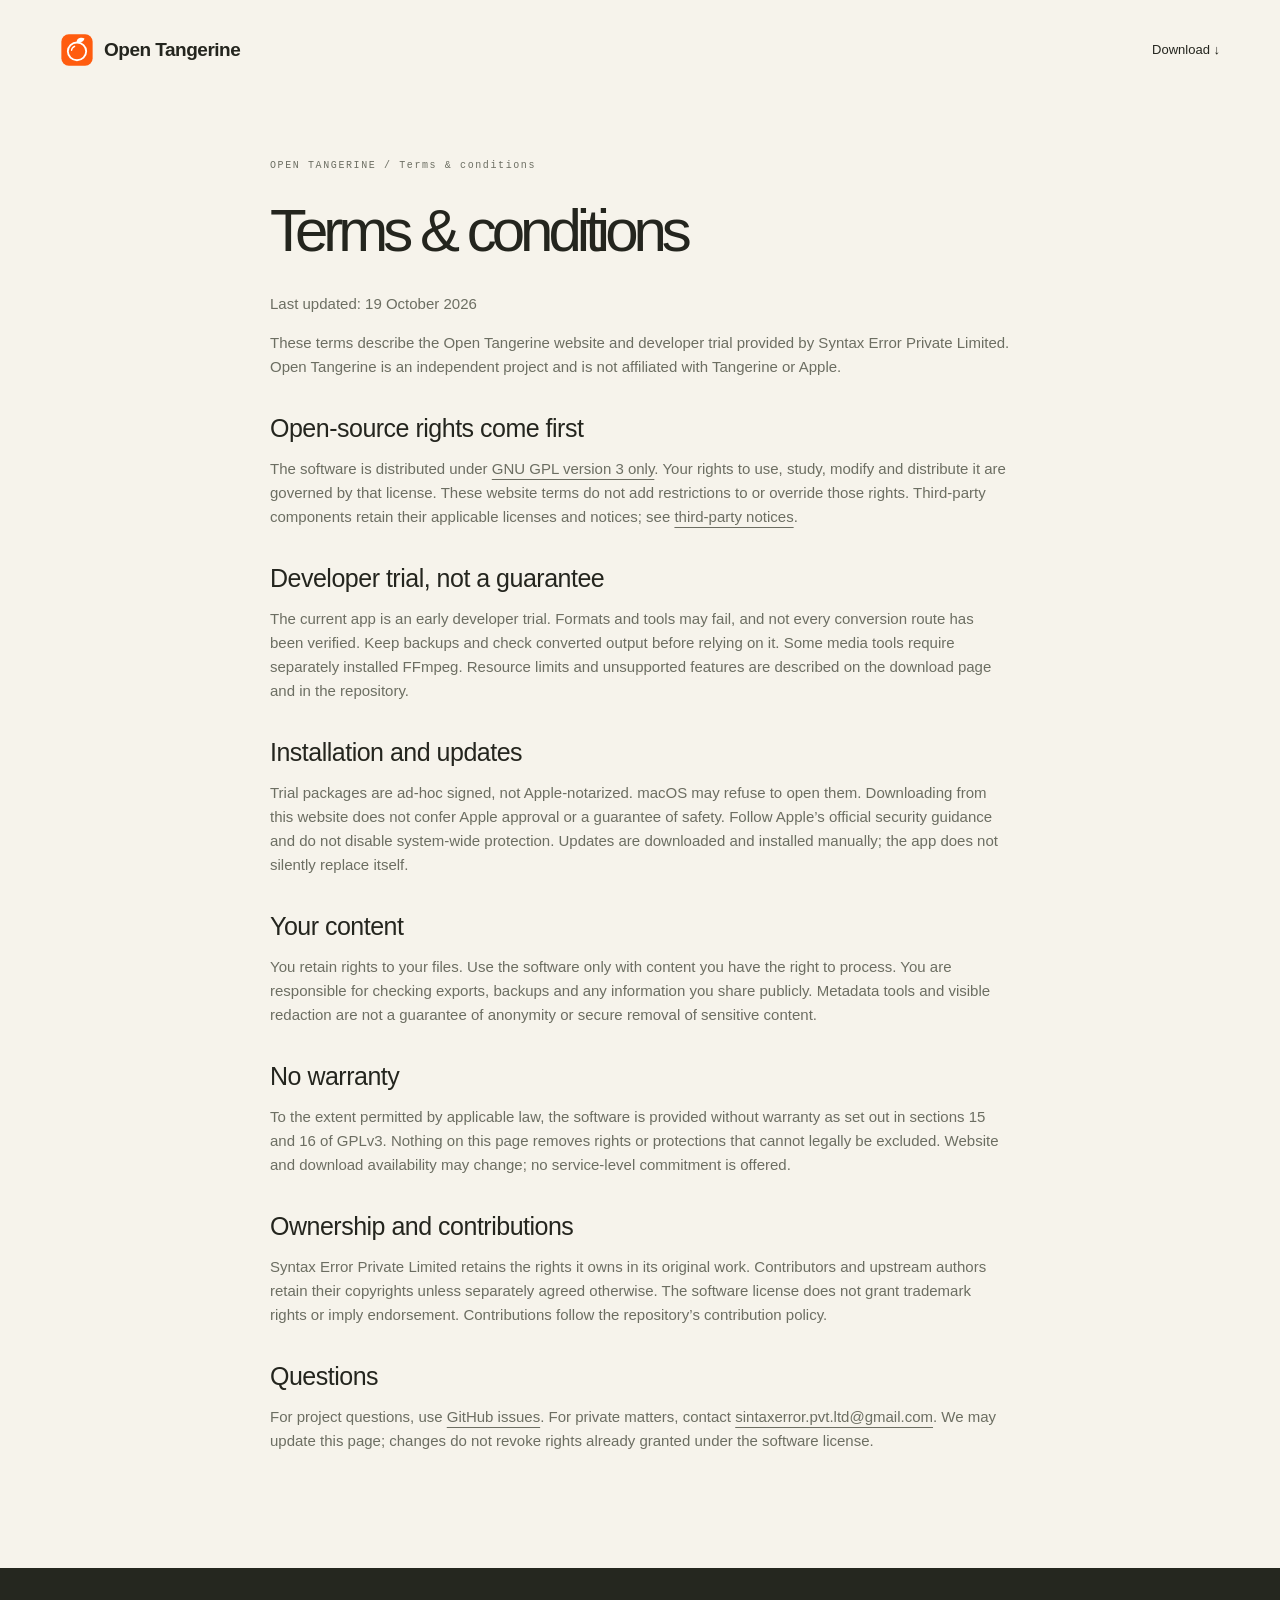
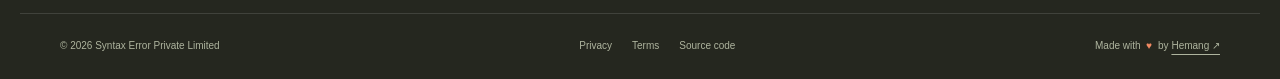
<file: docs/terms.html>
<!doctype html><html lang="en"><head><meta charset="utf-8"><meta name="viewport" content="width=device-width,initial-scale=1"><title>Terms & conditions — Open Tangerine</title><link rel="icon" href="assets/logo.svg"><link rel="stylesheet" href="assets/style.css"><meta name="description" content="Open Tangerine developer-trial terms, GPLv3 software rights, installation notes, limitations and ownership."><meta name="robots" content="index,follow,max-image-preview:large"><link rel="canonical" href="https://sintaxerrorpvtltd.github.io/Open-Tangerine/terms.html"><link rel="sitemap" type="application/xml" href="https://sintaxerrorpvtltd.github.io/Open-Tangerine/sitemap.xml"><meta name="referrer" content="strict-origin-when-cross-origin"><meta property="og:type" content="website"><meta property="og:site_name" content="Open Tangerine"><meta property="og:locale" content="en_US"><meta property="og:title" content="Terms & conditions — Open Tangerine"><meta property="og:description" content="Open Tangerine developer-trial terms, GPLv3 software rights, installation notes, limitations and ownership."><meta property="og:url" content="https://sintaxerrorpvtltd.github.io/Open-Tangerine/terms.html"><meta property="og:image" content="https://sintaxerrorpvtltd.github.io/Open-Tangerine/assets/social-icon.png"><meta property="og:image:width" content="512"><meta property="og:image:height" content="512"><meta property="og:image:alt" content="Open Tangerine orange app icon"><meta name="twitter:card" content="summary"><meta name="twitter:title" content="Terms & conditions — Open Tangerine"><meta name="twitter:description" content="Open Tangerine developer-trial terms, GPLv3 software rights, installation notes, limitations and ownership."><meta name="twitter:image" content="https://sintaxerrorpvtltd.github.io/Open-Tangerine/assets/social-icon.png"><link rel="stylesheet" href="assets/analytics.css?v=1"><script src="assets/analytics.js?v=2" defer></script></head><body><header class="nav wrap"><a class="brand" href="./"><img src="assets/logo.svg" width="34" height="34" alt="">Open Tangerine</a><nav><a href="./#download">Download ↓</a></nav></header><main class="legal wrap"><p class="eyebrow">OPEN TANGERINE / Terms & conditions</p><h1>Terms & conditions</h1><p>Last updated: 19 October 2026</p><p>These terms describe the Open Tangerine website and developer trial provided by Syntax Error Private Limited. Open Tangerine is an independent project and is not affiliated with Tangerine or Apple.</p><h2>Open-source rights come first</h2><p>The software is distributed under <a href="https://github.com/sintaxerrorpvtltd/Open-Tangerine/blob/main/LICENSE">GNU GPL version 3 only</a>. Your rights to use, study, modify and distribute it are governed by that license. These website terms do not add restrictions to or override those rights. Third-party components retain their applicable licenses and notices; see <a href="https://github.com/sintaxerrorpvtltd/Open-Tangerine/blob/main/THIRD_PARTY_NOTICES.md">third-party notices</a>.</p><h2>Developer trial, not a guarantee</h2><p>The current app is an early developer trial. Formats and tools may fail, and not every conversion route has been verified. Keep backups and check converted output before relying on it. Some media tools require separately installed FFmpeg. Resource limits and unsupported features are described on the download page and in the repository.</p><h2>Installation and updates</h2><p>Trial packages are ad-hoc signed, not Apple-notarized. macOS may refuse to open them. Downloading from this website does not confer Apple approval or a guarantee of safety. Follow Apple’s official security guidance and do not disable system-wide protection. Updates are downloaded and installed manually; the app does not silently replace itself.</p><h2>Your content</h2><p>You retain rights to your files. Use the software only with content you have the right to process. You are responsible for checking exports, backups and any information you share publicly. Metadata tools and visible redaction are not a guarantee of anonymity or secure removal of sensitive content.</p><h2>No warranty</h2><p>To the extent permitted by applicable law, the software is provided without warranty as set out in sections 15 and 16 of GPLv3. Nothing on this page removes rights or protections that cannot legally be excluded. Website and download availability may change; no service-level commitment is offered.</p><h2>Ownership and contributions</h2><p>Syntax Error Private Limited retains the rights it owns in its original work. Contributors and upstream authors retain their copyrights unless separately agreed otherwise. The software license does not grant trademark rights or imply endorsement. Contributions follow the repository’s contribution policy.</p><h2>Questions</h2><p>For project questions, use <a href="https://github.com/sintaxerrorpvtltd/Open-Tangerine/issues">GitHub issues</a>. For private matters, contact <a href="mailto:sintaxerror.pvt.ltd@gmail.com">sintaxerror.pvt.ltd@gmail.com</a>. We may update this page; changes do not revoke rights already granted under the software license.</p></main><footer><div class="wrap footer-bottom"><span>© 2026 Syntax Error Private Limited</span><nav aria-label="Legal"><a href="privacy.html">Privacy</a><a href="terms.html">Terms</a><a href="https://github.com/sintaxerrorpvtltd/Open-Tangerine">Source code</a></nav><span>Made with <span class="heart" aria-label="love">♥</span> by <a href="https://www.instagram.com/hemaangg/">Hemang ↗</a></span></div></footer></body></html>
</file>
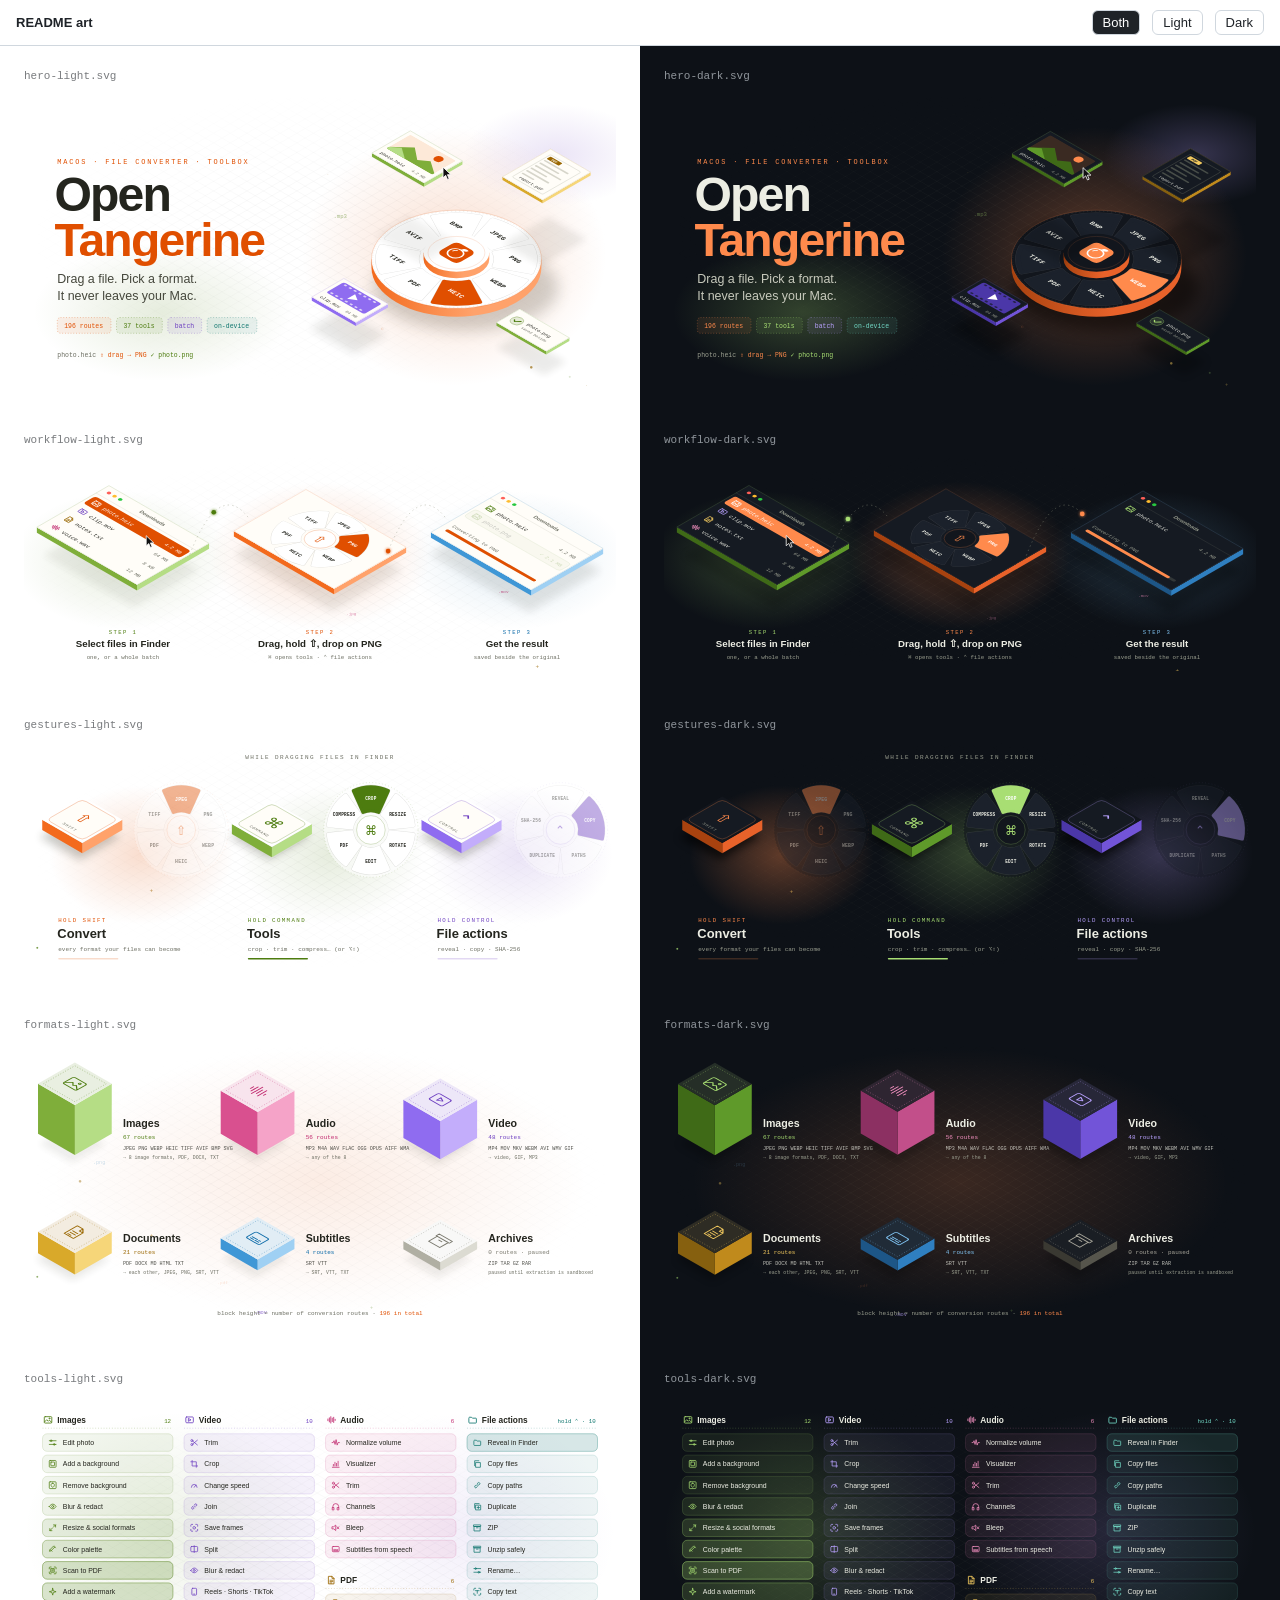
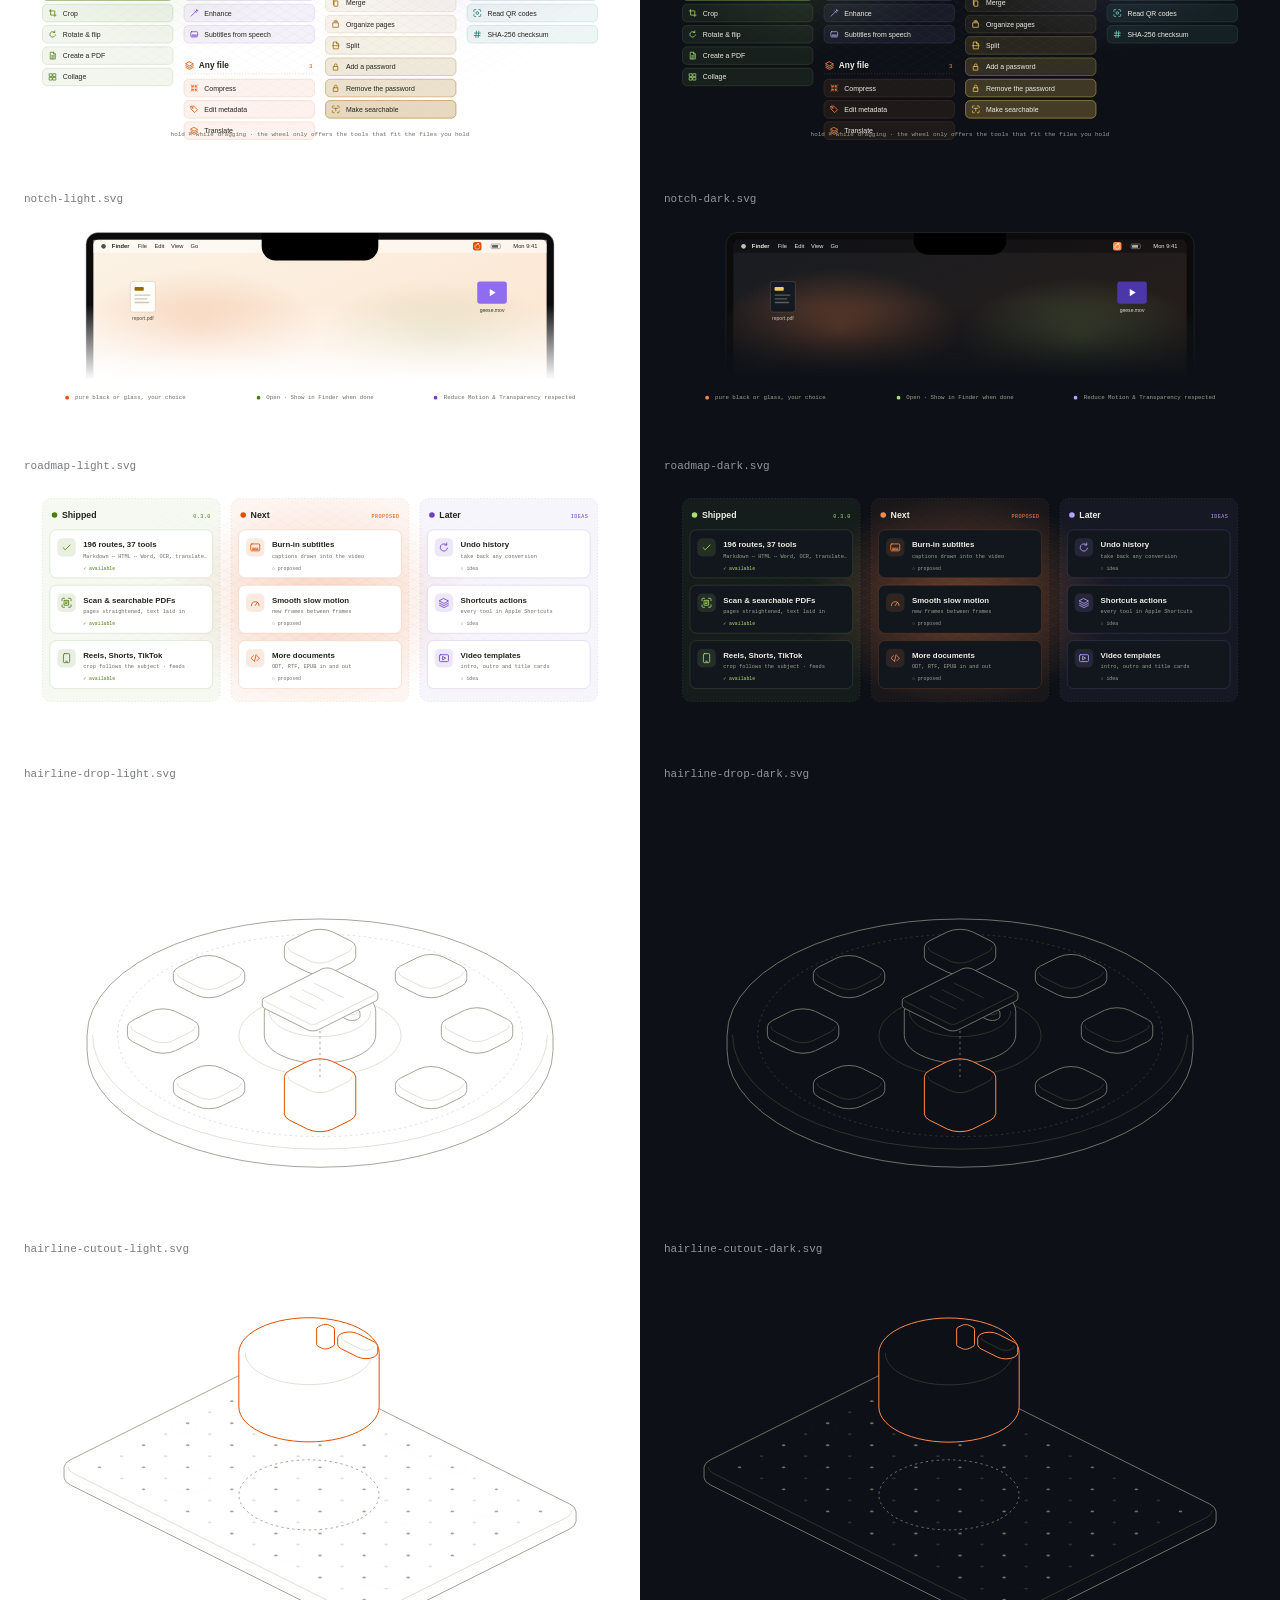
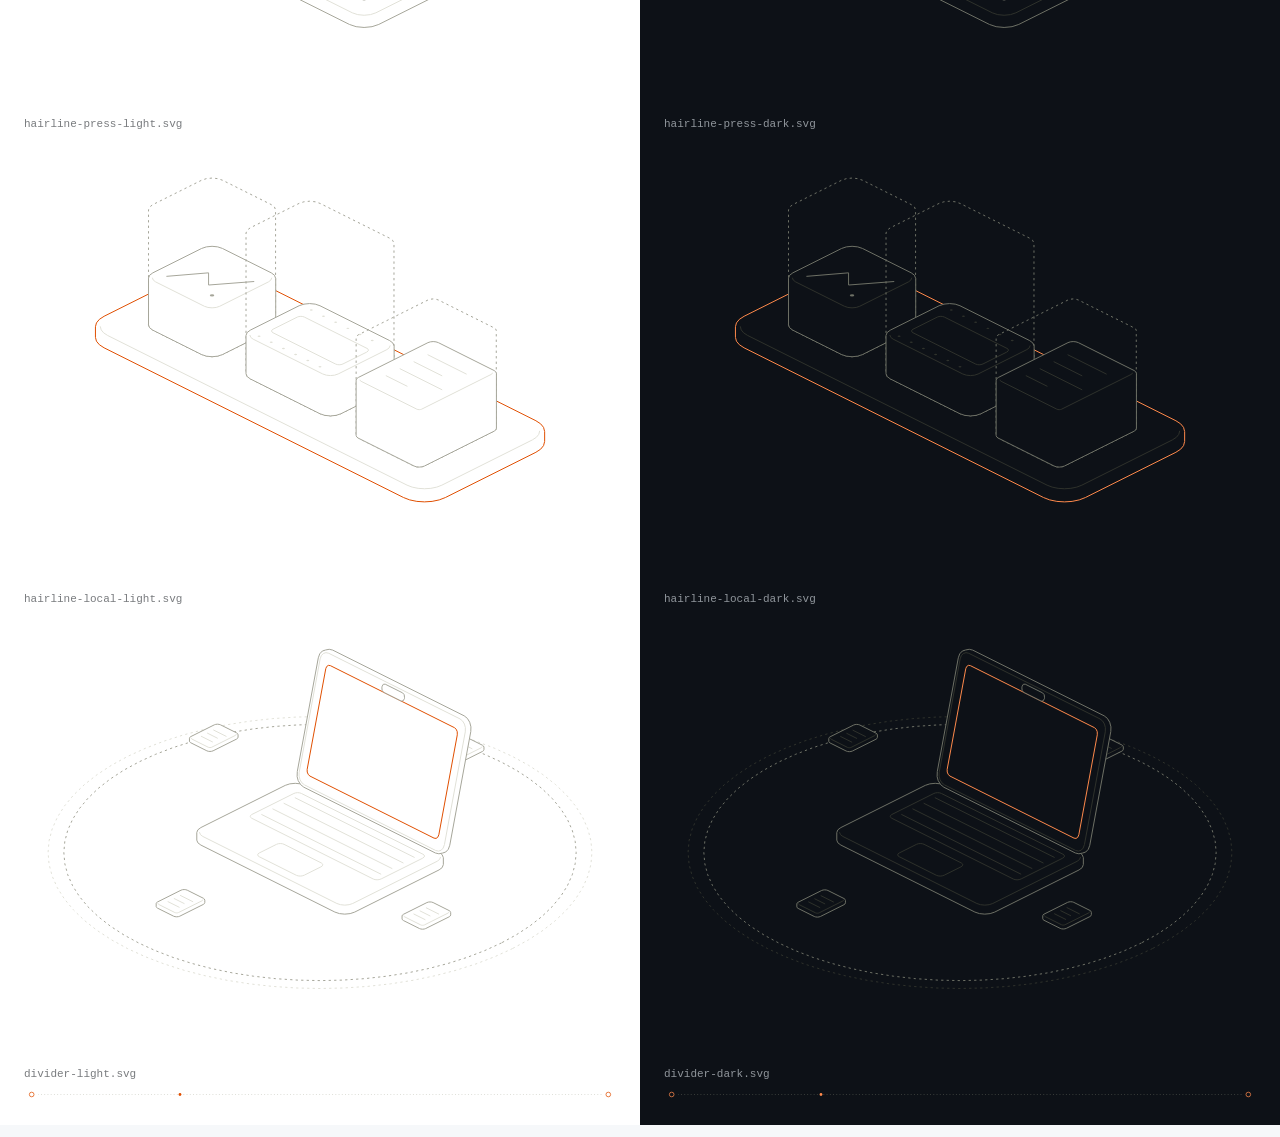
<file: scripts/readme/preview.html>
<!doctype html>
<html lang="en">
<head>
<meta charset="utf-8">
<meta name="viewport" content="width=device-width, initial-scale=1">
<title>README art preview</title>
<style>
  :root { color-scheme: light dark; }
  body { margin: 0; font: 13px -apple-system, BlinkMacSystemFont, sans-serif; background: #f6f8fa; color: #1f2328; }
  header { position: sticky; top: 0; z-index: 2; display: flex; gap: 12px; align-items: center; padding: 10px 16px; background: #ffffffee; border-bottom: 1px solid #d0d7de; }
  header b { margin-right: auto; }
  button { font: inherit; padding: 4px 10px; border-radius: 6px; border: 1px solid #d0d7de; background: #fff; color: #1f2328; cursor: pointer; }
  button[aria-pressed="true"] { background: #1f2328; color: #fff; }
  section { display: grid; gap: 0; }
  section.both { grid-template-columns: 1fr 1fr; }
  figure { margin: 0; padding: 24px; }
  figure.light { background: #ffffff; }
  figure.dark { background: #0d1117; }
  figure img { width: 100%; display: block; }
  figcaption { font: 11px ui-monospace, monospace; opacity: .6; margin-bottom: 8px; }
  figure.dark figcaption { color: #e6edf3; }
  .hidden { display: none; }
</style>
</head>
<body>
<!-- Serve the repository root (python3 -m http.server) and open /scripts/readme/preview.html -->
<header><b>README art</b><button data-mode="both" aria-pressed="true">Both</button><button data-mode="light">Light</button><button data-mode="dark">Dark</button></header>
<main id="list"></main>
<script>
  const names = ["hero", "workflow", "gestures", "formats", "tools", "notch", "roadmap", "hairline-drop", "hairline-cutout", "hairline-press", "hairline-local", "divider"]
  const list = document.getElementById("list")
  // ?svg=hero-dark&zoom=2 shows one file at its own size (times zoom), for close checks.
  const params = new URLSearchParams(location.search)
  const only = params.get("svg")
  if (only) {
    const zoom = Number(params.get("zoom") || 1)
    const theme = only.endsWith("-dark") ? "dark" : "light"
    document.querySelector("header").remove()
    document.body.style.background = theme === "dark" ? "#0d1117" : "#ffffff"
    const img = new Image()
    img.src = `../../docs/readme/${only}.svg`
    img.onload = () => { img.style.width = `${img.naturalWidth * zoom}px` }
    img.style.display = "block"
    list.append(img)
  }
  for (const name of only ? [] : names) {
    const section = document.createElement("section")
    section.className = "both"
    for (const theme of ["light", "dark"]) {
      const figure = document.createElement("figure")
      figure.className = theme
      figure.innerHTML = `<figcaption>${name}-${theme}.svg</figcaption><img src="../../docs/readme/${name}-${theme}.svg" alt="">`
      section.append(figure)
    }
    list.append(section)
  }
  for (const button of document.querySelectorAll("button")) {
    button.addEventListener("click", () => {
      const mode = button.dataset.mode
      for (const b of document.querySelectorAll("button")) b.setAttribute("aria-pressed", String(b === button))
      for (const section of document.querySelectorAll("section")) section.className = mode === "both" ? "both" : ""
      for (const figure of document.querySelectorAll("figure")) figure.classList.toggle("hidden", mode !== "both" && !figure.classList.contains(mode))
    })
  }
</script>
</body>
</html>
</file>
<file: docs/assets/style.css>
:root{--paper:#f6f3eb;--ink:#24251e;--orange:#ec592e;--muted:#6c6e62;--line:#dcded0;--green:#e1e7cd}*{box-sizing:border-box}html{scroll-behavior:smooth;scroll-padding-top:35px}body{margin:0;background:var(--paper);color:var(--ink);font-family:-apple-system,BlinkMacSystemFont,'Segoe UI',sans-serif;font-size:15px;line-height:1.6}a{color:inherit;text-underline-offset:5px}button{font:inherit;cursor:pointer}button,a{-webkit-tap-highlight-color:transparent}button:focus-visible,a:focus-visible,summary:focus-visible{outline:3px solid var(--orange);outline-offset:5px}.wrap{max-width:1240px;margin:auto;padding-left:40px;padding-right:40px}.skip{position:absolute;top:-90px;left:20px;z-index:99;background:white;padding:15px}.skip:focus{top:10px}.nav{min-height:100px;display:flex;align-items:center;justify-content:space-between;gap:24px}.brand{font-weight:650;display:flex;align-items:center;gap:10px;text-decoration:none;letter-spacing:-.5px;font-size:19px}.beta{font:9px ui-monospace,monospace;letter-spacing:1px;border:1px solid #a0a18d;border-radius:4px;padding:3px 5px;margin-left:2px}nav{display:flex;align-items:center;gap:28px}nav a{text-decoration:none;font-size:13px}.small-button{background:var(--ink);color:white;padding:11px 17px;border-radius:7px}.small-button span{margin-left:20px}.hero{padding-top:60px;padding-bottom:88px;display:grid;grid-template-columns:1fr 1fr;gap:45px;align-items:center}.eyebrow{font:10px ui-monospace,SFMono-Regular,monospace;letter-spacing:1.6px;display:flex;align-items:center;gap:9px;margin:0 0 28px}.dot{width:6px;height:6px;border-radius:50%;background:var(--orange);box-shadow:0 0 0 4px #ec592e12}h1{font-size:clamp(60px,6.8vw,88px);font-weight:500;line-height:1.01;letter-spacing:-5px;margin:0 0 26px}em{font-family:Georgia,serif;font-weight:400;color:var(--orange)}.intro{font-size:17px;line-height:1.7;color:var(--muted);max-width:420px}.actions{display:flex;align-items:center;gap:25px;margin:28px 0 18px}.button{display:inline-flex;align-items:center;justify-content:space-between;gap:35px;padding:15px 22px;border-radius:7px;text-decoration:none;font-size:14px;font-weight:600;transition:transform .2s,box-shadow .2s}.button:hover{transform:translateY(-3px);box-shadow:0 8px 20px #c3452525}.orange{background:var(--orange);color:white}.text-link{font-size:13px;font-weight:500}.micro{font:10px ui-monospace,monospace;color:var(--muted);line-height:1.8}.stage{background:#ebe7da;border:1px solid #dedbce;border-radius:20px;overflow:hidden;box-shadow:0 25px 55px #494b2c10;transform:rotate(1deg)}.stage-top{display:flex;justify-content:space-between;align-items:center;padding:18px 20px;font:8px ui-monospace,monospace;letter-spacing:1px;color:#737569}.motion{border:0;background:transparent;color:inherit;padding:4px 8px}.illustration{height:350px;position:relative;overflow:hidden;background:radial-gradient(ellipse at center,#f9f5e9,transparent 70%)}.orbit{position:absolute;border:1px solid #d8d6c6;border-radius:50%;left:50%;top:40%;transform:translate(-50%,-50%)}.orbit-one{width:280px;height:280px}.orbit-two{width:425px;height:425px}.file{position:absolute;background:#fffdf7;box-shadow:0 14px 22px #494b2c19;border-radius:10px;width:133px;padding:12px;display:flex;flex-direction:column;gap:5px;top:65px;left:10%;transform:rotate(-13deg);animation:float 6s ease-in-out infinite}.file b{font-size:11px}.file small{font-size:8px;color:#7b7d6c}.file-back{left:auto;right:10%;top:30px;transform:rotate(13deg);animation-delay:-3s;width:110px;height:135px}.file-back>span{color:var(--orange);font-size:42px;font-family:Georgia}.landscape{height:76px;border-radius:5px;position:relative;overflow:hidden;background:#cfddbb}.landscape:before,.landscape:after{content:'';position:absolute;background:#6e875d;width:110px;height:95px;transform:rotate(35deg);top:40px;left:-20px;border-radius:30px}.landscape:after{left:45px;top:55px;background:#a7ba8f}.landscape i{position:absolute;border-radius:50%;width:23px;height:23px;background:#ed9e60;right:20px;top:12px}.wheel{position:absolute;left:56%;top:46%;transform:translate(-50%,-50%);width:200px;height:200px;border-radius:50%;background:#262820f5;box-shadow:0 15px 40px #0003;border:1px solid #5a5d4c;animation:arrive .7s ease-out}.wheel-center{position:absolute;inset:63px;border:1px solid #ffffff25;border-radius:50%;display:grid;place-items:center}.wheel-center img{border-radius:12px}.format{position:absolute;color:#dedfd5;font:10px ui-monospace,monospace}.f1{top:22px;left:88px;color:#ffad74}.f2{top:63px;right:20px}.f3{bottom:61px;right:19px}.f4{bottom:23px;left:88px}.f5{bottom:61px;left:22px}.f6{top:63px;left:15px}.companion{position:absolute;bottom:15px;left:8%;right:8%;height:65px;border-radius:16px;background:#24251e;color:white;display:flex;align-items:center;gap:16px;padding:10px 18px;box-shadow:0 12px 20px #0002}.companion small{font:7px ui-monospace,monospace;letter-spacing:1px;color:#b3b9a6;display:block}.companion b{font-size:12px;font-weight:500;display:block;margin-top:3px}.citrus{width:39px;height:39px;flex-shrink:0;background:linear-gradient(135deg,#ffc85c,#ee672c);border-radius:50%;position:relative;animation:bob 3s ease-in-out infinite}.leaf{position:absolute;top:-6px;left:20px;width:16px;height:8px;background:#7eaa62;border-radius:2px 12px 2px 12px;transform:rotate(-30deg)}.eyes{display:flex;gap:8px;position:absolute;left:9px;top:12px}.eyes i{display:block;width:6px;height:9px;background:#422310;border-radius:50%;position:relative}.eyes i:after{content:'';width:2px;height:2px;background:white;border-radius:50%;position:absolute;top:1px;left:1px}.smile{position:absolute;left:15px;top:24px;width:10px;height:6px;border:2px solid #422310;border-top:0;border-radius:0 0 10px 10px}.cursor{position:absolute;left:69%;top:54%;color:white;text-shadow:1px 1px black,-1px -1px black;font-size:33px;animation:point 5s ease-in-out infinite}.stage-controls{display:flex;justify-content:center;gap:7px;align-items:center;padding:17px 10px 5px}.stage-controls>span{font:7px ui-monospace,monospace;letter-spacing:1px;margin-right:7px}.stage-controls button{border:1px solid #cbcbbb;border-radius:6px;font-size:10px;padding:6px 8px;background:#f5f3e9;color:var(--ink)}.stage-controls button[aria-pressed=true]{background:#24251e;color:white;border-color:#24251e}kbd{font-family:inherit;font-size:14px;margin-right:5px}.demo-note{text-align:center;font-size:8px;color:#717263;margin:10px 10px 15px}.manifesto{border-top:1px solid var(--line);border-bottom:1px solid var(--line)}.manifesto .wrap{display:flex;align-items:center;justify-content:space-between;gap:20px;padding-top:24px;padding-bottom:24px;font-size:14px;color:#606456}.sun{color:var(--orange);font-size:30px;line-height:1}.section{padding-top:100px;padding-bottom:100px}.section-heading{max-width:660px}.section-heading p:last-child{color:var(--muted);max-width:500px}h2{font-size:clamp(38px,4.2vw,55px);font-weight:500;letter-spacing:-2.5px;line-height:1.12;margin:0 0 25px}h3{font-weight:550;font-size:19px;line-height:1.35;letter-spacing:-.4px}.feature-grid{display:grid;grid-template-columns:repeat(3,1fr);gap:20px;margin-top:40px}.feature{padding:25px 28px 28px;border-radius:13px;position:relative;overflow:hidden}.feature-number{font:10px ui-monospace,monospace;color:#71745f}.feature-image{background:#e0e7cf}.feature-doc{background:#ede5d8}.feature-audio{background:#f0d9cb}.feature p{font-size:13px;color:#606454;min-height:70px}.tag{font:8px ui-monospace,monospace;letter-spacing:1.5px}.format-stack{height:135px;display:flex;justify-content:center;align-items:center;gap:15px}.format-stack span{background:#f7faef;box-shadow:0 10px 10px #3e4e2812;transform:rotate(-8deg);padding:19px 10px;border-radius:6px;font:14px ui-monospace,monospace}.format-stack span:last-child{transform:rotate(8deg);background:#374630;color:white}.format-stack b{font-weight:400}.paper-stack{height:135px;position:relative}.paper-stack i{position:absolute;left:calc(50% - 35px);top:20px;width:70px;height:90px;background:repeating-linear-gradient(#fffdf6 0 14px,#d7d5c7 15px 16px);border:12px solid #fffdf6;border-radius:4px;box-shadow:0 5px 10px #0001;transform:rotate(-15deg)}.paper-stack i:nth-child(2){transform:rotate(5deg);left:calc(50% - 24px)}.paper-stack i:nth-child(3){transform:rotate(20deg);left:calc(50% - 12px)}.wave{height:135px;display:flex;justify-content:center;align-items:center;gap:6px}.wave i{width:7px;height:38px;border-radius:5px;background:#ad664a}.wave i:nth-child(3n){height:68px}.wave i:nth-child(2n){height:90px}.wave i:first-child,.wave i:last-child{height:20px}.feature-bottom{display:grid;grid-template-columns:1fr 1fr;gap:55px;padding:45px 0}.feature-bottom>div{padding-left:42px;position:relative}.feature-bottom span{position:absolute;left:0;font-size:25px;color:#75825f}.feature-bottom h3{margin:0 0 10px;font-size:16px}.feature-bottom p{font-size:13px;color:var(--muted);max-width:380px}.coverage{border-top:1px solid var(--line);border-bottom:1px solid var(--line)}summary{cursor:pointer;list-style:none;display:flex;justify-content:space-between;gap:20px;padding:22px 0;font-size:14px;font-weight:500}summary::-webkit-details-marker{display:none}details[open] summary>span{transform:rotate(45deg)}details p{font-size:13px;color:var(--muted);max-width:800px}details>div{padding:0 0 25px}details a{font-size:13px}.principles{background:#e4e8d8;padding:80px 0}.principles-grid{display:grid;grid-template-columns:1fr 1fr;column-gap:80px}.principles .eyebrow{grid-column:1/-1}.principles em{color:#6e7f4c}.principle-list article{display:flex;gap:24px;border-top:1px solid #c8cebb;padding:22px 0}.principle-list article:first-child{border-top:0;padding-top:0}.principle-list h3{font-size:17px;margin:0 0 8px}.principle-list p{color:#67705a;font-size:13px;margin:0}.principle-list span{font:10px ui-monospace,monospace;padding-top:6px;color:#67705a}.download{display:grid;grid-template-columns:1fr 1fr;gap:90px}.download-card{background:#fffdf7;border:1px solid var(--line);border-radius:15px;padding:25px;margin-top:30px;max-width:470px}.download-title{display:flex;gap:15px;align-items:center}.download-title h3{margin:0 0 3px}.download-title p{font-size:12px;margin:0;color:var(--muted)}#version-status{font-size:13px;padding:12px 0;color:#62734c}.download-link{width:100%}.download-card .micro{text-align:center}.notice{font-size:11px;line-height:1.7;background:#f4eee2;border-radius:6px;padding:12px;color:#70624b}.download-links{display:flex;justify-content:space-between;gap:10px;font-size:10px}.installation{padding-top:75px}.installation h3{font-size:21px;margin-bottom:30px}.installation ol{list-style:none;counter-reset:steps;padding:0}.installation li{counter-increment:steps;position:relative;padding-left:48px;padding-bottom:25px;border-left:1px solid #dddcca;margin-left:16px}.installation li:before{content:counter(steps);position:absolute;left:-16px;top:0;width:32px;height:32px;border-radius:50%;background:#e8e9dc;border:5px solid var(--paper);display:grid;place-items:center;font:10px ui-monospace,monospace}.installation li:last-child{border-left:0}.installation li b{font-weight:550;font-size:15px}.installation li p{font-size:13px;color:var(--muted);margin-top:8px}.installation details{border-top:1px solid var(--line);border-bottom:1px solid var(--line)}.faq{border-top:1px solid var(--line);display:grid;grid-template-columns:1fr 1.2fr;gap:60px;padding-top:60px}.faq details{border-bottom:1px solid var(--line)}.faq details p{margin-top:0;padding-bottom:10px}footer{background:#25271f;color:#e9eade;padding:45px 0 25px}.footer-top{display:flex;justify-content:space-between;align-items:center;gap:20px;padding-bottom:38px}.footer-top p,.footer-top>a:last-child{font-size:12px;color:#b0b59f}.footer-bottom{display:flex;justify-content:space-between;gap:20px;border-top:1px solid #ffffff20;padding-top:24px;color:#aeb49e;font-size:10px}.footer-bottom nav{gap:20px}.footer-bottom nav a{font-size:10px}.heart{color:#f28a63;margin:0 3px}.legal{max-width:820px;padding-top:60px;padding-bottom:100px;min-height:70vh}.legal h1{font-size:60px;margin:30px 0}.legal h2{font-size:25px;letter-spacing:-.5px;margin:35px 0 10px}.legal p,.legal li{color:var(--muted)}.legal .notice{font-size:13px}.paused *{animation-play-state:paused!important}@keyframes float{50%{translate:0 -8px}}@keyframes bob{50%{transform:translateY(-3px) rotate(5deg)}}@keyframes point{50%{translate:5px -8px}}@keyframes arrive{from{opacity:0;scale:.9}to{opacity:1;scale:1}}@media(max-width:950px){.wrap{padding-left:26px;padding-right:26px}.hero{gap:25px}h1{font-size:67px}.stage-controls>span{display:none}.file{left:5%}.file-back{right:5%;left:auto}.actions{gap:15px;flex-wrap:wrap}.download{gap:40px}.footer-top p{display:none}}@media(max-width:700px){.nav{min-height:85px;gap:10px}.brand{font-size:16px}.beta{display:none}.nav nav{gap:15px}.nav nav>a:first-child{display:none}.nav nav>a:nth-child(2){display:none}.hero{grid-template-columns:1fr;padding-top:30px;padding-bottom:55px;gap:35px}h1{font-size:70px;letter-spacing:-4px}.hero-copy{max-width:480px}.stage{transform:none;max-width:540px}.illustration{height:330px}.manifesto .wrap{flex-wrap:wrap;font-size:11px;gap:12px}.manifesto span:nth-child(3){display:none}.section{padding-top:65px;padding-bottom:65px}.feature-grid{grid-template-columns:1fr}.feature p{min-height:0}.feature{padding:22px 26px}.format-stack,.paper-stack,.wave{height:115px}.feature-bottom{grid-template-columns:1fr;gap:20px}.principles{padding:60px 0}.principles-grid,.download,.faq{grid-template-columns:1fr;gap:25px}.principle-list{margin-top:15px}.installation{padding-top:10px}.download-card{max-width:none}.footer-top{flex-wrap:wrap;padding-bottom:22px}.footer-bottom{flex-wrap:wrap;line-height:1.9}.footer-bottom>span:last-child{width:100%}.legal h1{font-size:44px}.stage-controls>span{display:inline}.intro{font-size:16px}h2{font-size:42px}}@media(prefers-reduced-motion:reduce){html{scroll-behavior:auto}*,*:before,*:after{animation:none!important;transition:none!important}}
/* Product demonstration: input, operation, result. */
.hero{display:block;text-align:center;padding-top:55px;padding-bottom:38px}.hero-copy{max-width:850px;margin:auto}.hero .eyebrow,.hero .actions{justify-content:center}.hero h1{font-size:clamp(62px,7.5vw,100px);line-height:1.02}.hero .intro{max-width:none;font-size:19px}.hero .micro{font-size:11px}.demo-section{padding-bottom:60px}.scenario-tabs{display:flex;justify-content:center;gap:9px;margin-bottom:20px}.scenario-tabs button{background:transparent;border:1px solid transparent;border-radius:9px;padding:12px 21px;color:#72776c;font:11px ui-monospace,monospace}.scenario-tabs b{font:14px -apple-system,BlinkMacSystemFont,sans-serif;margin-left:10px}.scenario-tabs [aria-pressed=true]{background:#fffdf8;color:var(--ink);border-color:#dadbcd;box-shadow:0 4px 12px #333308}.desktop-demo{position:relative;border:1px solid #d7dacb;border-radius:19px;background:#e8ecde;overflow:hidden;box-shadow:0 35px 75px -35px #39452c55}.desktop-bar{height:42px;background:#ffffff70;display:flex;justify-content:space-between;align-items:center;padding:0 22px;font-size:11px;color:#525b49}.desktop-bar>span{display:flex;align-items:center;gap:8px}.status-dot{display:inline-block;width:6px;height:6px;border-radius:50%;background:#748b52}.demo-notch{position:absolute;left:50%;top:0;transform:translateX(-50%);z-index:3;background:#24271f;color:#f7f7ef;border-radius:0 0 16px 16px;padding:9px 22px;min-width:230px;font-size:11px;display:flex;align-items:center;justify-content:center;gap:12px}.mini-orange{color:#ffa149;font-size:19px}.desktop-location{visibility:hidden}.demo-canvas{height:390px;position:relative;overflow:hidden;background:radial-gradient(ellipse at 50% 80%,#f8f9f0 5%,transparent 65%)}.desktop-lines{position:absolute;inset:0;opacity:.24;background-image:linear-gradient(#96a18330 1px,transparent 1px),linear-gradient(90deg,#96a18330 1px,transparent 1px);background-size:48px 48px;mask-image:radial-gradient(ellipse,black,transparent 75%)}.sample-file,.result-file{position:absolute;top:84px;left:20%;width:145px;text-align:center;transform:translateX(-50%);border:0;background:none;z-index:2;padding:10px;color:#293222;border-radius:12px;transition:opacity .3s,top .4s,filter .3s;touch-action:pan-y}.sample-file{cursor:grab}.sample-file:active{cursor:grabbing}.sample-file:hover{background:#ffffff55}.sample-art{display:block;width:100px;height:115px;margin:0 auto 12px;background-color:#d3dfba;border:7px solid #fffcf5;box-shadow:0 8px 20px #37432920;border-radius:7px}.sample-art:before{top:50px}.sample-art:after{top:66px}.sample-file b,.result-file b{display:block;font-size:12px;font-weight:550;white-space:nowrap}.file-hint{font-size:10px;display:block;color:#748064;margin-top:5px;white-space:nowrap}.sample-file:disabled{opacity:.65;cursor:progress}.demo-wheel{position:absolute;width:230px;height:230px;left:50%;top:57px;transform:translateX(-50%);border-radius:50%;background:#252a23;box-shadow:0 17px 40px #1e251b35;border:1px solid #51584b;z-index:4;animation:wheel-reveal .35s ease-out}.demo-wheel[hidden],.result-file[hidden]{display:none}.wheel-hub{position:absolute;inset:81px;display:grid;place-items:center;border:1px solid #ffffff30;border-radius:50%}.demo-wheel button{position:absolute;width:75px;height:55px;border:0;background:transparent;color:#ecf1e4;font-size:12px;border-radius:15px;transition:background .15s}.demo-wheel button:hover,.demo-wheel button:focus-visible{background:#ed6639;color:white}.demo-wheel button:nth-of-type(1){top:12px;left:77px}.demo-wheel button:nth-of-type(2){right:7px;top:87px}.demo-wheel button:nth-of-type(3){bottom:12px;left:77px}.demo-wheel button:nth-of-type(4){left:7px;top:87px}.result-file{left:80%;cursor:default;animation:result-reveal .45s ease-out}.result-file small{display:block;font-size:10px;color:#60784a;margin-top:5px;white-space:nowrap}.result-check{position:absolute;top:0;right:10px;width:25px;height:25px;background:#73894f;color:white;border:3px solid #e8ecde;border-radius:50%;z-index:5;display:grid;place-items:center;font-size:12px}.demo-pointer{position:absolute;left:30%;top:160px;color:white;font-size:39px;filter:drop-shadow(1px 1px 1px #111);opacity:0;pointer-events:none}.shortcut-hint{position:absolute;bottom:28px;left:50%;transform:translateX(-50%);display:flex;align-items:center;gap:12px;white-space:nowrap;font-size:11px;color:#65715a}.shortcut-hint kbd{padding:10px 15px;background:#fffff3;border:1px solid #c8cdbc;box-shadow:0 4px 0 #ced4c2;border-radius:8px;font-size:13px}.demo-footer{border-top:1px solid #cfd5c3;display:flex;align-items:center;gap:18px;padding:20px 28px;background:#f5f7ee}.demo-footer>div{flex:1}.step-number{font:9px ui-monospace,monospace;letter-spacing:1px;color:#77816b}.demo-footer p{font-size:15px;margin:4px 0 0;font-weight:500}.demo-footer button{padding:10px 17px;border-radius:7px;border:1px solid #cbd0bf;font-size:12px;background:transparent;color:#3d4833}.demo-footer .demo-next{background:#2c3325;color:white;border-color:#2c3325}.demo-footer button:disabled{opacity:.6;cursor:progress}.demo-disclosure{font-size:10px;text-align:center;color:#78806d;margin-top:17px}.workflow-steps{display:flex;justify-content:center;gap:65px;margin-top:35px;color:#8a907e;font-size:13px}.workflow-steps b{display:inline-grid;place-items:center;width:23px;height:23px;border-radius:50%;border:1px solid #ccd0be;margin-right:9px;font:11px ui-monospace,monospace}.workflow-steps .active{color:#3a432e}.workflow-steps .active b{background:#e05e35;color:white;border-color:#e05e35}.pdf-art{display:none}.desktop-demo[data-scene=merge] .sample-art{display:none}.desktop-demo[data-scene=merge] .pdf-art{display:flex;flex-direction:column;gap:9px;width:86px;height:115px;background:#fffdf7;border-radius:5px;margin:0 auto 12px;padding:20px 13px;box-shadow:7px 6px 0 #d0d8c3,0 10px 20px #37432920;text-align:left}.pdf-art i{height:3px;background:#cdd3c3}.pdf-art b{color:#b36b4c;font-size:14px;margin-top:6px}.desktop-demo[data-phase=choose] .shortcut-hint kbd{background:#293022;color:white;box-shadow:0 1px 0 #293022;translate:0 3px}.desktop-demo[data-phase=processing] .demo-notch{min-width:270px}.desktop-demo[data-phase=processing] .mini-orange{animation:processing-pulse .7s ease-in-out infinite}.desktop-demo[data-phase=processing] .demo-pointer{opacity:1;left:51%;top:100px;transition:left .7s,top .7s}.desktop-demo[data-phase=done] .shortcut-hint{opacity:0}.desktop-demo[data-scene=crop][data-phase=done][data-choice="0"] .result-file .sample-art{height:85px}.desktop-demo[data-scene=crop][data-phase=done][data-choice="2"] .result-file .sample-art{rotate:90deg}.desktop-demo[data-scene=crop][data-phase=done][data-choice="1"] .result-file .sample-art{scale:.75}.desktop-demo[data-scene=crop][data-phase=done][data-choice="3"] .result-file .sample-art{border:15px solid #edbd97}.visual-tools{display:grid;grid-template-columns:repeat(3,1fr);gap:22px;margin-top:40px}.visual-tools article{background:#fffdf7;border:1px solid #e2e0d5;border-radius:14px;overflow:hidden}.visual-tools h3{margin:22px 24px 6px;font-size:18px}.visual-tools p{margin:0 24px 26px;font-size:13px;color:var(--muted)}.tool-preview{height:220px;position:relative;overflow:hidden;display:flex;justify-content:center;align-items:center;background:#e7eadc}.crop-preview .landscape{width:170px;height:135px;border-radius:7px;position:relative}.crop-preview .landscape:before{width:170px;top:75px}.crop-preview .landscape:after{width:170px;top:90px}.crop-preview .crop-frame{position:absolute;left:calc(50% - 53px);top:42px;width:106px;height:136px;border:2px solid #fff;box-shadow:0 0 0 60px #29392330}.crop-frame:before,.crop-frame:after{content:'';position:absolute;width:100%;height:1px;background:#ffffff80;top:33%}.crop-frame:after{top:66%}.tool-preview>span:last-child:not(.mini-page){position:absolute;bottom:12px;font:9px ui-monospace,monospace;color:#59664b}.merge-preview{gap:13px;background:#efe7d9}.mini-page{display:grid;place-content:center;background:#fffef7;box-shadow:0 7px 14px #45341b15;width:53px;height:80px;border-radius:5px;color:#b1aa97;font:12px ui-monospace,monospace;transform:rotate(-8deg)}.mini-page:nth-child(2){transform:rotate(6deg);margin-left:-29px}.mini-page.merged{transform:none;color:#bc6846;width:64px;height:88px;text-align:center}.mini-page small{font:8px sans-serif;margin-top:9px;color:#8f8471}.merge-arrow{color:#b59d7a}.trim-preview{background:#f1e0d6}.timeline-wave{font-size:26px;color:#b17959;letter-spacing:1px;white-space:nowrap}.trim-selection{position:absolute;inset:63px 65px;border:2px solid #b86643;border-radius:6px;background:#fff9e630;box-shadow:0 0 0 40px #f1e0d6b0}.local-strip{display:flex;align-items:center;gap:25px;padding:45px 0}.local-strip h3{font-size:20px;margin:0}.local-strip p{margin:4px 0;font-size:13px;color:var(--muted)}.local-symbol{font-size:44px;color:#7a8d56}.local-strip a{margin-left:auto;font-size:12px}.section-heading{max-width:none;text-align:center}.section-heading .eyebrow{justify-content:center}.download{border-top:1px solid var(--line)}@keyframes wheel-reveal{from{opacity:0;scale:.85}to{opacity:1;scale:1}}@keyframes result-reveal{from{opacity:0;translate:0 12px}to{opacity:1;translate:0 0}}@keyframes processing-pulse{50%{opacity:.3}}
@media(max-width:700px){.hero{padding-top:28px;padding-bottom:22px}.hero h1{font-size:65px}.hero-copy{max-width:none}.hero .intro{font-size:16px}.hero .eyebrow{font-size:9px}.scenario-tabs{gap:2px}.scenario-tabs button{padding:9px 7px;font-size:9px}.scenario-tabs b{font-size:11px;margin-left:3px}.desktop-bar{padding:0 12px;font-size:9px}.desktop-bar>span:first-child{font-size:0}.demo-notch{min-width:170px;font-size:9px;padding:9px 10px}.demo-canvas{height:350px}.sample-file,.result-file{top:75px;width:100px}.sample-art{width:70px;height:90px}.sample-file b,.result-file b{font-size:9px;white-space:normal}.file-hint{white-space:normal;font-size:8px}.result-file small{font-size:8px;white-space:normal}.sample-file{left:21%}.result-file{left:78%}.demo-wheel{width:184px;height:184px;top:45px;left:63%}.wheel-hub{inset:65px}.wheel-hub img{width:30px;height:30px}.demo-wheel button{width:60px;height:42px;font-size:10px}.demo-wheel button:nth-of-type(1){left:61px;top:8px}.demo-wheel button:nth-of-type(2){right:3px;top:69px}.demo-wheel button:nth-of-type(3){left:61px;bottom:8px}.demo-wheel button:nth-of-type(4){left:3px;top:69px}.shortcut-hint{bottom:28px;gap:6px;font-size:9px}.shortcut-hint kbd{font-size:11px;padding:8px}.demo-footer{padding:15px;gap:8px;flex-wrap:wrap}.demo-footer>div{flex-basis:100%}.demo-footer p{font-size:13px}.demo-footer button{font-size:11px;flex:1;padding:9px}.workflow-steps{gap:12px;font-size:10px;margin-top:25px;align-items:flex-start}.workflow-steps span{max-width:100px;text-align:center}.workflow-steps b{display:grid;margin:0 auto 7px}.visual-tools{grid-template-columns:1fr}.tool-preview{height:210px}.local-strip{gap:13px;flex-wrap:wrap}.local-strip a{margin-left:0}.demo-disclosure{font-size:9px}.desktop-demo[data-scene=merge] .pdf-art{width:65px;height:90px}.desktop-demo[data-phase=processing] .demo-notch{min-width:190px}.hero .actions{gap:20px}.hero .micro{font-size:9px}}
@media(prefers-reduced-motion:reduce){.demo-wheel,.result-file,.mini-orange{animation:none!important}.sample-file{transition:none}.demo-pointer{display:none}}
</file>
<file: docs/assets/walkthrough.css>
/* One continuous illustrated walkthrough. No simulated drag/drop controls. */
.motion-section{padding-bottom:65px}.product-film{border:1px solid #d7d8ca;border-radius:22px;background:#fbfaf5;overflow:hidden;box-shadow:0 30px 70px -45px #3a422a65}.film-top,.film-bottom{display:flex;justify-content:space-between;align-items:center;gap:20px;padding:19px 28px}.film-top>span,.film-bottom>span{font:9px ui-monospace,monospace;letter-spacing:1.3px;display:flex;align-items:center;gap:9px}.film-top i,.film-local i{width:6px;height:6px;border-radius:50%;background:#eb622f}.film-top button{border:0;background:transparent;color:#686d5f;font-size:11px;padding:5px}.film-top button span{margin-left:10px}.film-screen{height:510px;position:relative;overflow:hidden;background:radial-gradient(ellipse at 30% 45%,#f6e9db,transparent 65%),radial-gradient(ellipse at 80% 65%,#e1e8cc,transparent 60%),#eeeee3;border-top:1px solid #e3e3d7;border-bottom:1px solid #e3e3d7}.film-grid{position:absolute;inset:0;background-image:linear-gradient(#acb09d15 1px,transparent 1px),linear-gradient(90deg,#acb09d15 1px,transparent 1px);background-size:40px 40px;mask-image:linear-gradient(transparent,#000)}.film-notch{position:absolute;z-index:5;top:0;left:50%;transform:translateX(-50%);width:150px;height:22px;border-radius:0 0 14px 14px;background:#000;color:white;display:flex;align-items:center;justify-content:center;gap:9px;overflow:hidden;animation:film-notch 12s ease-in-out infinite}.film-notch img{width:23px}.film-notch span{font-size:11px}.film-notch>*{opacity:0;animation:notch-content 12s infinite}.motion-scene{position:absolute;inset:0;opacity:0;animation:film-scene 36s linear infinite;pointer-events:none}.scene-pdf{animation-delay:12s}.scene-trim{animation-delay:24s}.scene-copy{position:absolute;top:43px;left:38px}.scene-copy>span{font:9px ui-monospace,monospace;letter-spacing:1.5px;color:#777a6b}.scene-copy h2{font-size:39px;font-weight:500;letter-spacing:-1.5px;line-height:1.12;margin:12px 0 0}.scene-copy h2 em{color:#be552e}.film-input,.film-output{position:absolute;top:208px;left:18%;width:138px;height:160px;transform:translateX(-50%)}.film-input{animation:input-drift 12s cubic-bezier(.2,.7,.2,1) infinite}.film-output{left:82%;animation:output-arrive 12s cubic-bezier(.2,.7,.2,1) infinite}.art-card{position:absolute;inset:0;background:#fffdf8;border:1px solid #d9d8cb;border-radius:12px;box-shadow:0 13px 24px -15px #40452a66;padding:10px}.back-three{transform:translate(-19px,-9px) rotate(-14deg);background:#e0dbf1}.back-two{transform:translate(-12px,-6px) rotate(-9deg);background:#ebe6f4}.back-one{transform:translate(-6px,-3px) rotate(-4deg)}.film-output .back-two{background:#ccdbb8;transform:translate(13px,-7px) rotate(9deg)}.film-output .back-one{transform:translate(7px,-3px) rotate(4deg)}.photo-card{display:flex;flex-direction:column;gap:4px}.photo-card b{font-size:11px;margin-top:5px;font-weight:600}.photo-card small{font:7px ui-monospace,monospace;color:#8a8e7b;letter-spacing:1px}.mini-landscape{height:98px;border-radius:5px;position:relative;overflow:hidden;background:linear-gradient(#c3dae1 0%,#f6dbb2 70%)}.mini-landscape:before{content:"";position:absolute;right:19px;top:17px;width:25px;height:25px;background:#f9bb61;border-radius:50%}.mini-landscape:after{content:"";position:absolute;width:130px;height:100px;border-radius:60% 65% 0 0;transform:rotate(-12deg);left:-35px;top:55px;background:#8caa82}.mini-landscape i{position:absolute;width:120px;height:90px;border-radius:60%;right:-35px;top:51px;background:#b7ba80}.file-count{position:absolute;top:180px;left:50%;transform:translateX(-50%);white-space:nowrap;font:10px ui-monospace,monospace;color:#686e5e}.ready-count{color:#427045}.done-tick{display:grid;place-items:center;width:24px;height:24px;border-radius:50%;background:#487b47;color:white;font:13px sans-serif;position:absolute;right:5px;top:5px;z-index:2;box-shadow:0 0 0 3px #fffdf8}.film-dial{position:absolute;left:50%;top:181px;width:200px;height:200px;transform:translateX(-50%);border-radius:50%;background:#fffdf5b3;border:1px solid #fdfcf7;box-shadow:0 13px 35px -12px #49503425;animation:dial-arrive 12s cubic-bezier(.2,.7,.2,1) infinite}.dial-core{position:absolute;inset:68px;display:grid;place-items:center;border-radius:50%;background:#fbf8eb;box-shadow:0 3px 14px #9a94431c}.dial-core img{width:42px;height:42px}.dial-format{position:absolute;display:grid;place-items:center;width:65px;height:37px;border-radius:8px;background:#fffef9;color:#717665;font-size:11px;box-shadow:0 2px 6px #6d73450a}.format-top{top:16px;left:67px}.format-left{left:8px;top:83px}.format-right{right:8px;top:83px}.format-bottom{bottom:16px;left:67px}.selected{animation:format-selected 12s infinite}.film-cursor{position:absolute;top:275px;left:22%;width:26px;z-index:6;filter:drop-shadow(1px 3px 2px #454c2e30);animation:cursor-move 12s cubic-bezier(.2,.7,.2,1) infinite}.film-shortcut{position:absolute;bottom:67px;left:50%;transform:translateX(-50%);display:flex;align-items:center;gap:13px;white-space:nowrap;font-size:11px;color:#626b54}.film-shortcut kbd{font:12px -apple-system,sans-serif;border:1px solid #d2d6c4;background:#fffdf5;border-radius:7px;box-shadow:0 3px 0 #d4d8c8;padding:9px 12px;animation:key-press 12s infinite}.film-benefit{position:absolute;bottom:31px;width:100%;text-align:center;font:9px ui-monospace,monospace;color:#7b806c}.film-bottom p{margin:0;font-size:12px;color:#747969}.film-local i{background:#70855b}.film-caption{text-align:center;font-size:10px;color:#878b7b;margin:15px 0}.film-progress{position:absolute;bottom:12px;left:50%;display:flex;gap:6px;transform:translateX(-50%)}.film-progress i{width:22px;height:3px;border-radius:3px;background:#bcc3ac;animation:chapter-progress 36s infinite}.film-progress i:nth-child(2){animation-delay:12s}.film-progress i:nth-child(3){animation-delay:24s}
.paper-sheet{position:absolute;width:118px;height:158px;padding:20px 16px;background:#fffdf7;border:1px solid #dad9cb;border-radius:5px 22px 5px 5px;box-shadow:0 12px 28px -17px #515b38;display:flex;flex-direction:column;gap:10px}.paper-sheet>b{font:26px Georgia,serif;color:#cd6845;margin-bottom:8px}.paper-sheet i{height:3px;background:#d9dbcb;border-radius:2px}.paper-sheet i:nth-of-type(2){width:80%}.paper-sheet i:nth-of-type(3){width:55%}.paper-sheet small{font:10px sans-serif;margin-top:8px;color:#676b5d}.sheet-back{transform:translate(27px,-15px) rotate(12deg);background:#f2efe0}.combined-sheet{border-color:#a8bd8f}.combined-sheet>b{font-size:22px;color:#52734c}.merge-dial .dial-core{inset:50px}.merge-dial .dial-core img{width:56px;height:56px}.merge-label{position:absolute;top:14px;left:50%;transform:translateX(-50%);font-size:11px;white-space:nowrap;background:#e96b3b;color:white;border-radius:6px;padding:6px 10px}.merge-plus{position:absolute;bottom:6px;left:50%;transform:translateX(-50%);font-size:24px;color:#7d856a}.film-timeline{position:absolute;left:50%;top:213px;width:65%;height:100px;transform:translateX(-50%);border:1px solid #d7dbc9;border-radius:11px;background:#fffdf4b3;padding:24px 16px 12px;box-shadow:0 15px 25px -22px #3a422a55}.timeline-title{position:absolute;top:-29px;left:0;right:0;display:flex;justify-content:space-between;font:10px ui-monospace,monospace;color:#778069}.timeline-title i{display:inline-block;width:6px;height:6px;border-radius:50%;background:#c77a53;margin-right:7px}.film-wave{display:flex;align-items:center;justify-content:space-between;height:100%;gap:4px;opacity:.6}.film-wave i{width:5px;min-width:2px;height:var(--h);background:#8c9c77;border-radius:3px}.trim-window{position:absolute;inset:9px 8%;border:2px solid #db7846;border-radius:6px;background:#e5a05c15;animation:trim-range 12s ease-in-out infinite}.trim-window>span{position:absolute;left:-4px;top:20%;height:60%;width:6px;background:#db7846;border-radius:4px}.trim-window>span+span{left:auto;right:-4px}.trim-time{position:absolute;left:50%;bottom:-30px;transform:translateX(-50%);font:10px ui-monospace,monospace;color:#b2643e}.clip-result{position:absolute;top:366px;left:50%;transform:translateX(-50%);display:flex;align-items:center;gap:12px;animation:clip-arrive 12s infinite}.clip-play{display:grid;place-items:center;width:32px;height:32px;border-radius:50%;background:#e0e9cf;color:#5d804a;font-size:11px}.clip-result b{font-size:11px;font-weight:500}.clip-result small{display:block;font-size:9px;color:#7d856d}.clip-result .done-tick{position:static;width:19px;height:19px;font-size:11px;box-shadow:none}.scene-trim .film-shortcut{bottom:46px}.scene-trim .film-benefit{bottom:22px;font-size:8px}.scene-trim~.film-progress{bottom:10px}
@keyframes film-scene{0%,2%{opacity:0;translate:0 8px}5%,29%{opacity:1;translate:0 0}33%,100%{opacity:0;translate:0 -6px}}@keyframes input-drift{0%,8%{translate:-12px 10px;opacity:0}18%,82%{opacity:1}28%,72%{translate:22px -5px}90%,100%{translate:0 0;opacity:0}}@keyframes dial-arrive{0%,20%{opacity:0;scale:.7}32%,80%{opacity:1;scale:1}95%,100%{opacity:0;scale:.97}}@keyframes output-arrive{0%,49%{opacity:0;translate:-24px 9px;scale:.9}63%,86%{opacity:1;translate:0 0;scale:1}97%,100%{opacity:0;translate:0 0}}@keyframes format-selected{0%,37%,100%{background:#fffef9;color:#717665}42%,87%{background:#ec6636;color:white;box-shadow:0 4px 12px #e9613b30}}@keyframes cursor-move{0%,10%{opacity:0;translate:0 30px}20%{opacity:1;translate:0 0}38%,47%{left:50%;top:215px;opacity:1;scale:1}43%{scale:.85}60%,100%{left:64%;top:290px;opacity:0}}@keyframes key-press{0%,24%,70%,100%{background:#fffdf5;box-shadow:0 3px 0 #d4d8c8;translate:0 0}31%,58%{background:#e4e9d5;box-shadow:0 1px 0 #c8cfb8;translate:0 2px}}@keyframes film-notch{0%,47%,88%,100%{width:150px;height:22px}57%,79%{width:210px;height:43px}}@keyframes notch-content{0%,51%,85%,100%{opacity:0}59%,77%{opacity:1}}@keyframes chapter-progress{0%,31%{background:#db7449}34%,100%{background:#bcc3ac}}@keyframes trim-range{0%,18%,100%{left:8%;right:8%;opacity:.4}35%,85%{left:25%;right:25%;opacity:1}}@keyframes clip-arrive{0%,50%,97%,100%{opacity:0;translate:0 8px}63%,87%{opacity:1;translate:0 0}}
.product-film[data-paused=true] *,.product-film[data-suspended=true] *{animation-play-state:paused!important}
@media(max-width:700px){.motion-section{padding-left:16px;padding-right:16px;padding-bottom:35px}.product-film{border-radius:15px}.film-top{padding:13px 15px}.film-top>span{font-size:7px;letter-spacing:.7px}.film-top button{font-size:9px}.film-screen{height:420px}.scene-copy{top:40px;left:22px}.scene-copy h2{font-size:29px}.scene-copy>span{font-size:8px}.film-input,.film-output{top:187px;width:82px;height:112px;left:18%}.film-output{left:82%}.art-card{padding:6px;border-radius:8px}.mini-landscape{height:65px}.mini-landscape:before{width:15px;height:15px;right:12px;top:12px}.mini-landscape:after{top:37px}.mini-landscape i{top:40px}.photo-card b{font-size:8px}.photo-card small{font-size:5px}.file-count{font-size:7px;top:125px}.film-dial{top:181px;width:124px;height:124px}.dial-core{inset:43px}.dial-core img{width:29px;height:29px}.dial-format{width:42px;height:25px;font-size:8px;border-radius:5px}.format-top{left:41px;top:7px}.format-bottom{left:41px;bottom:7px}.format-left{left:3px;top:50px}.format-right{right:3px;top:50px}.film-cursor{width:21px}.film-shortcut{font-size:8px;gap:8px;bottom:59px}.film-shortcut kbd{font-size:10px;padding:6px 8px}.film-benefit{bottom:29px;font-size:7px}.film-bottom{padding:16px;gap:12px;flex-wrap:wrap}.film-bottom>span{font-size:7px}.film-bottom p{order:3;flex-basis:100%;font-size:11px}.film-caption{font-size:8px;max-width:290px;margin:13px auto}.paper-sheet{width:76px;height:112px;padding:13px 10px;gap:7px}.paper-sheet>b{font-size:18px;margin-bottom:0}.paper-sheet small{font-size:7px;margin-top:4px}.sheet-back{transform:translate(15px,-10px) rotate(12deg)}.combined-sheet>b{font-size:15px}.merge-dial .dial-core{inset:32px}.merge-dial .dial-core img{width:35px;height:35px}.merge-label{font-size:8px;top:8px;padding:4px 7px}.merge-plus{bottom:0;font-size:18px}.done-tick{width:17px;height:17px;font-size:9px}.film-timeline{top:196px;width:84%;height:72px;padding:13px 10px 8px}.film-wave{gap:2px}.film-wave i{width:3px;min-width:1px}.timeline-title{font-size:8px}.trim-time{font-size:8px}.clip-result{top:310px;white-space:nowrap;gap:8px}.clip-result b{font-size:9px}.clip-result small{font-size:8px}.scene-trim .film-shortcut{bottom:42px}.scene-trim .film-benefit{bottom:22px}.film-notch{scale:.8;transform-origin:top left}}
@media(prefers-reduced-motion:reduce){.product-film *{animation:none!important}.motion-scene{opacity:0}.motion-scene:first-of-type,.scene-batch{opacity:1}.scene-pdf,.scene-trim{display:none}.film-input,.film-output,.film-dial{opacity:1}.film-cursor{display:none}.selected{background:#ec6636;color:white}.film-notch{width:210px;height:43px}.film-notch>*{opacity:1}#motion-toggle{display:none}}
</file>
<file: docs/assets/analytics.css>
.analytics-choice{position:fixed;bottom:18px;left:18px;right:18px;z-index:1000;max-width:680px;padding:20px;border:1px solid #d9d6ce;border-radius:18px;background:#fffdf7;color:#252720;box-shadow:0 8px 40px #0002;font:14px/1.6 system-ui,sans-serif}.analytics-choice[hidden]{display:none}.analytics-choice p{margin:0 0 12px}.analytics-choice a{text-decoration:underline}.analytics-choice div{display:flex;gap:10px;flex-wrap:wrap}.analytics-choice button{border:1px solid #252720;border-radius:8px;padding:9px 14px;background:transparent;color:inherit;font:inherit;cursor:pointer}.analytics-choice button:first-child{background:#252720;color:white}.analytics-choice button:focus-visible,.analytics-settings:focus-visible{outline:3px solid #e66736;outline-offset:3px}.analytics-settings{border:0;padding:0;background:none;color:inherit;font:inherit;text-decoration:underline;cursor:pointer}
</file>
